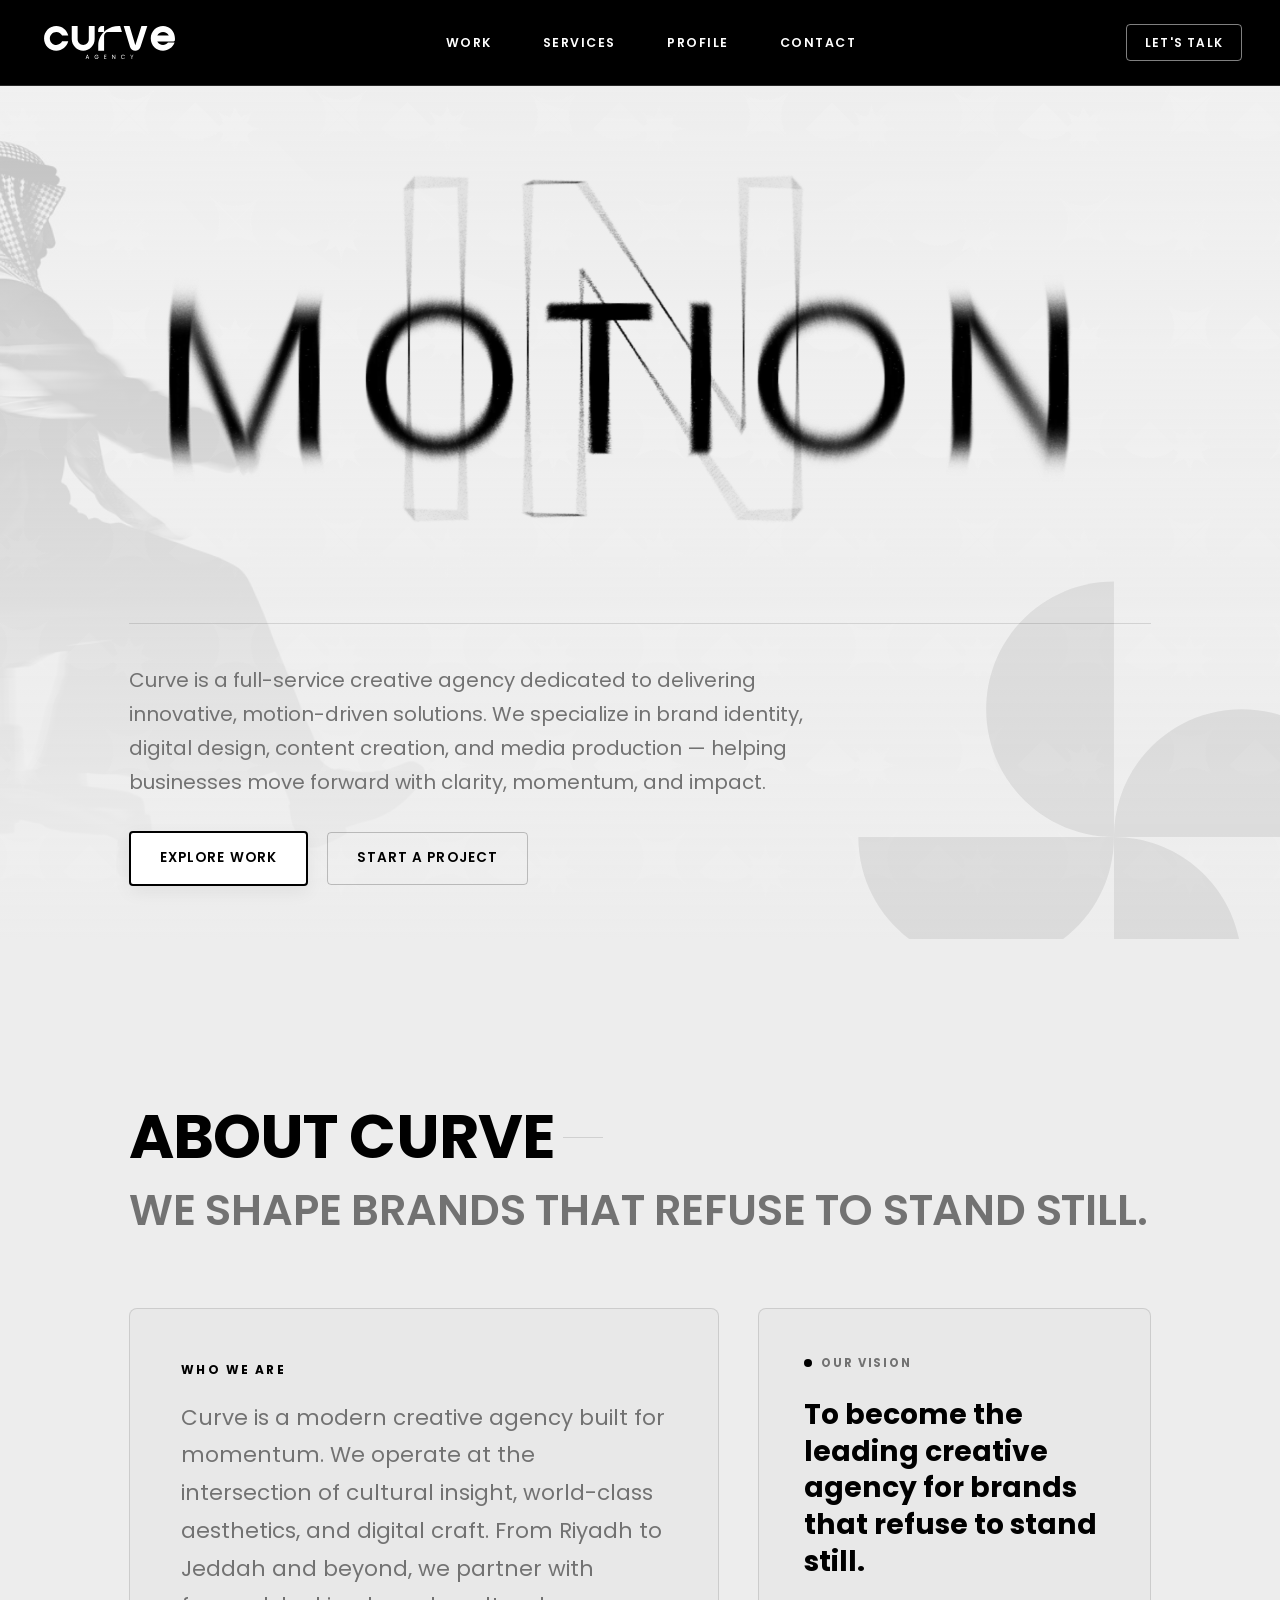
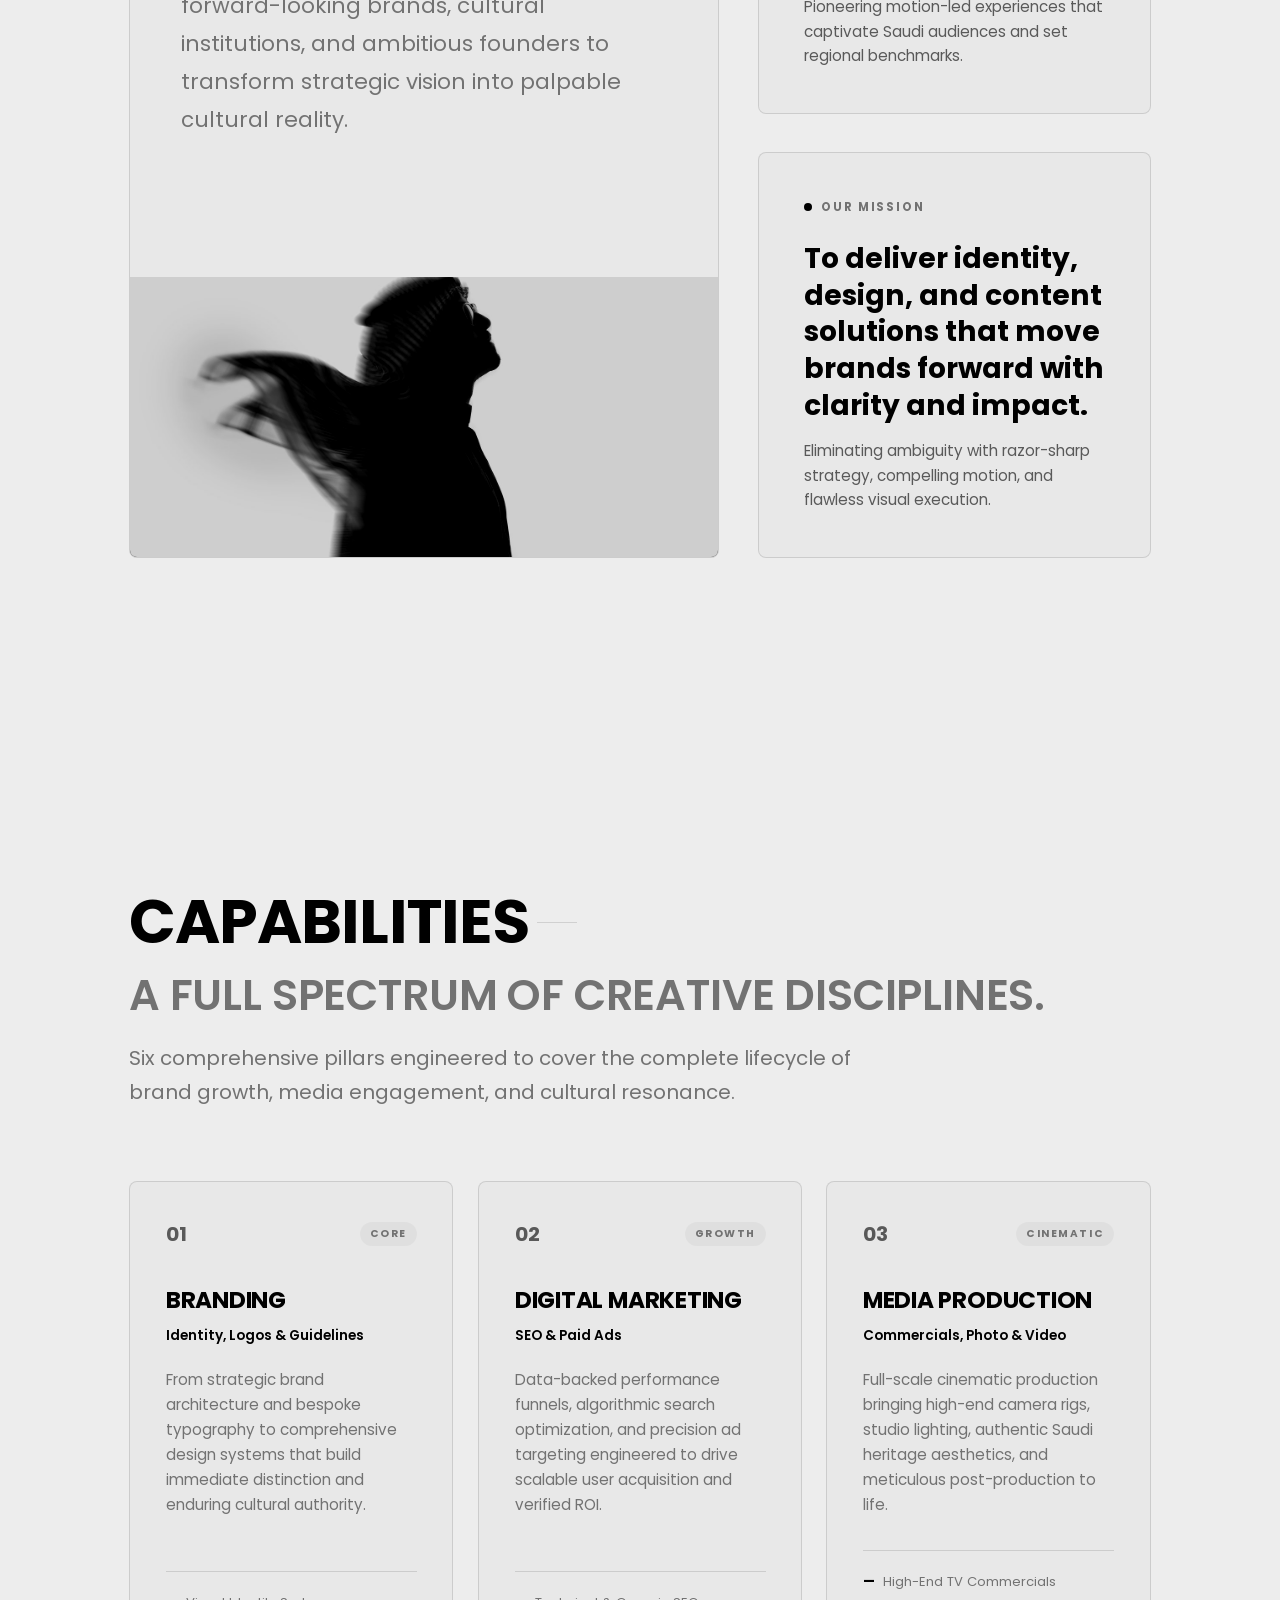
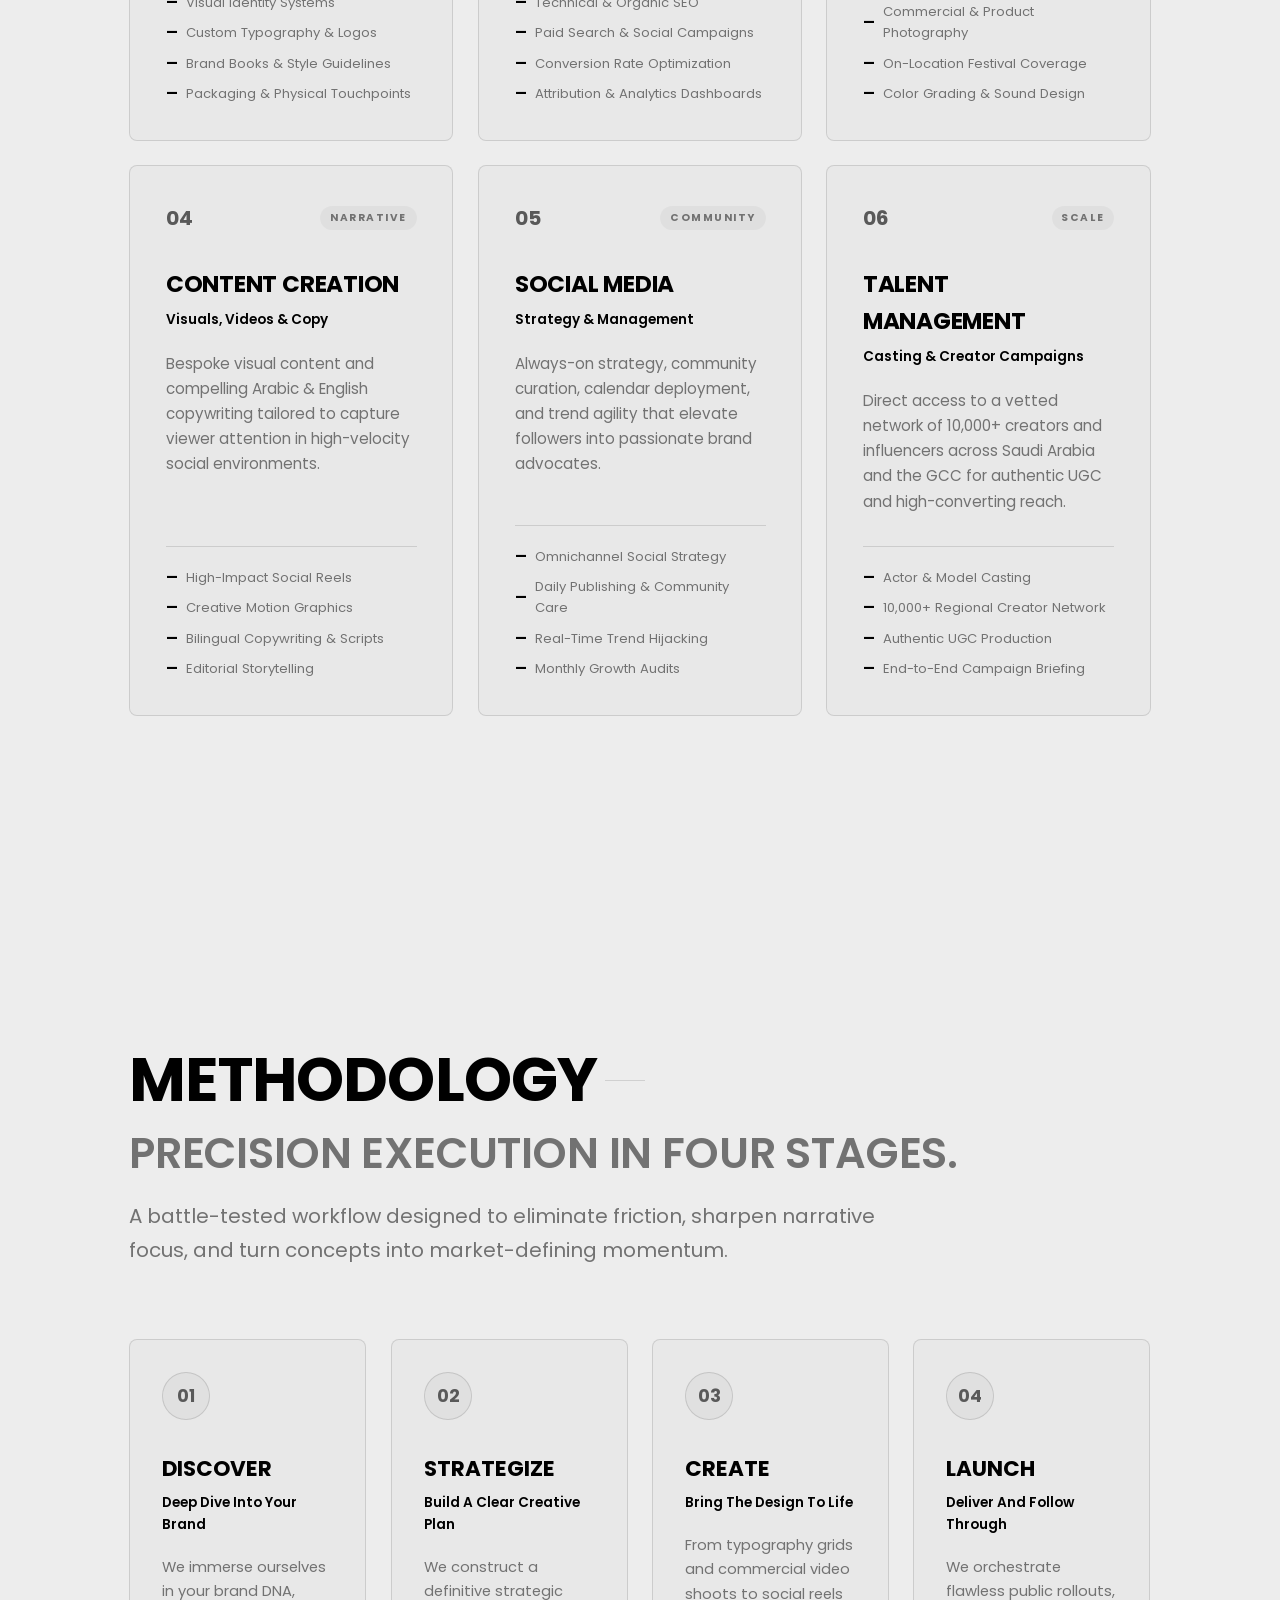
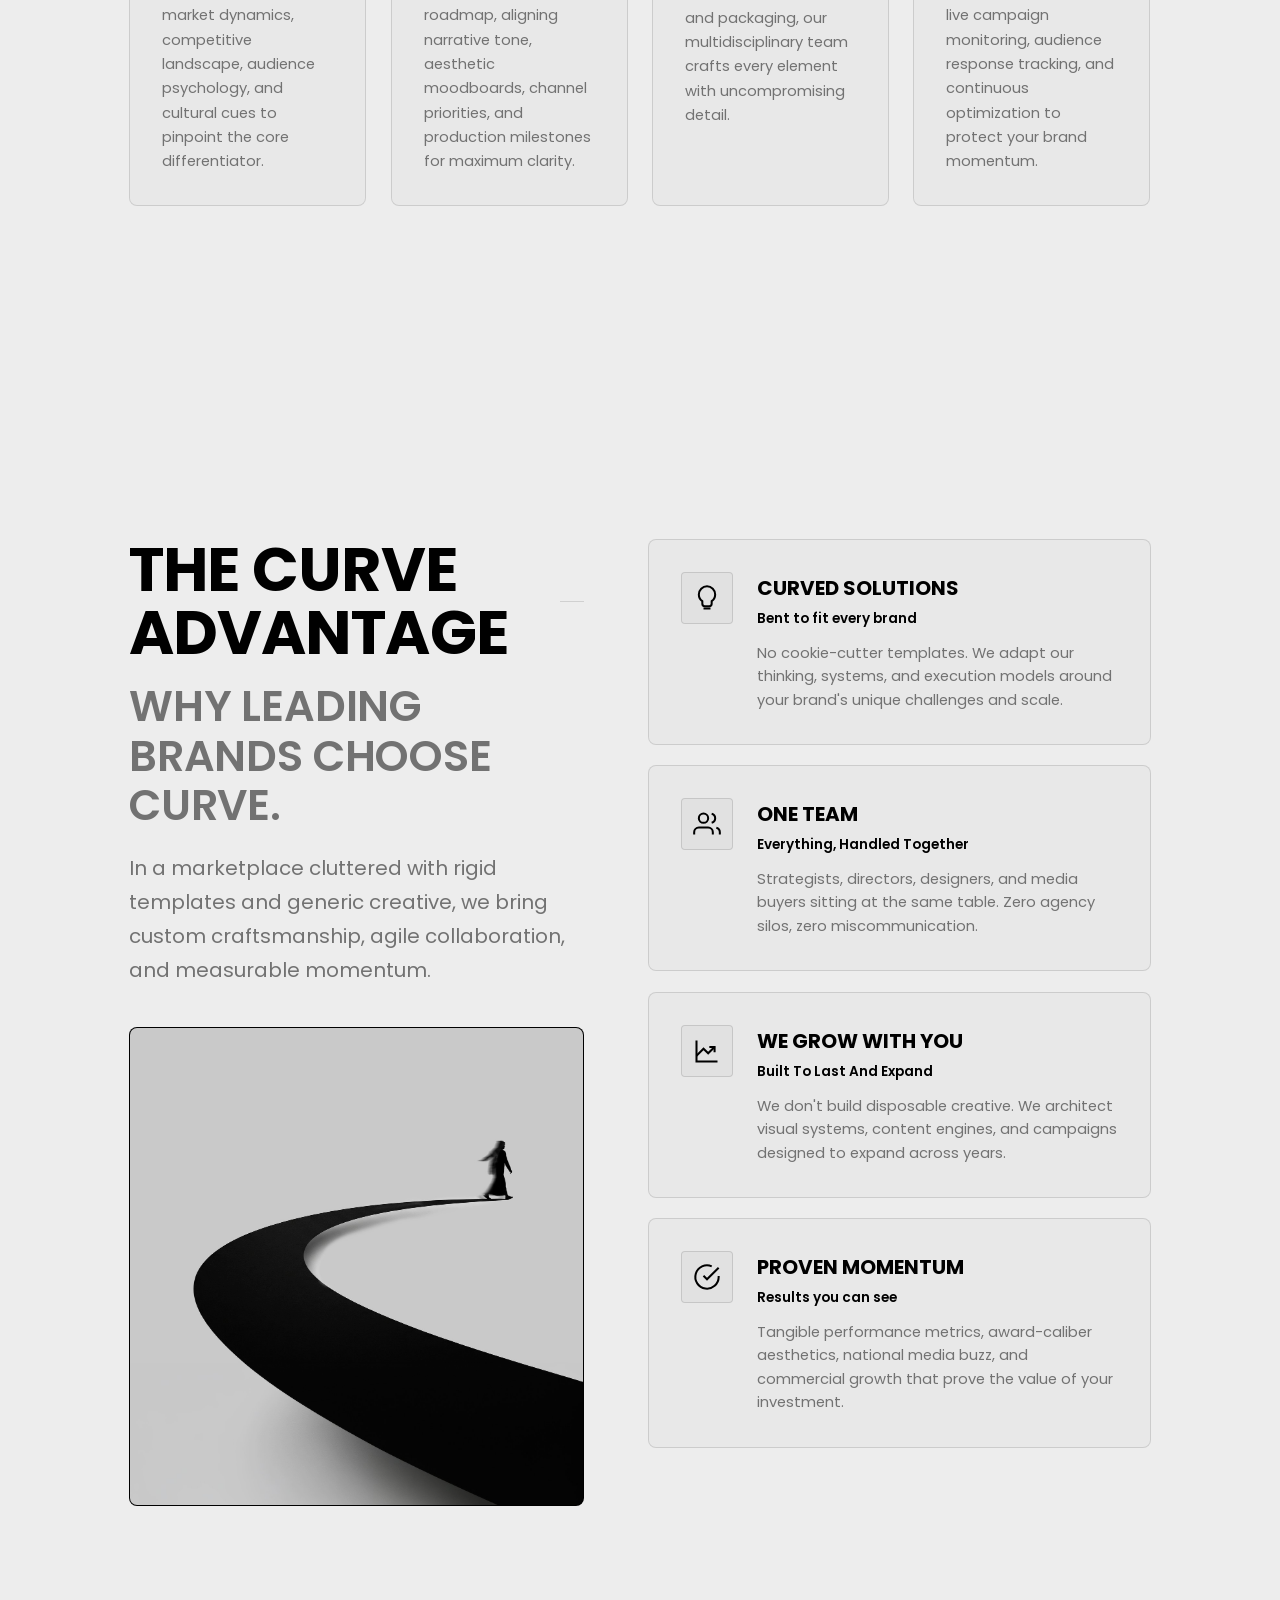
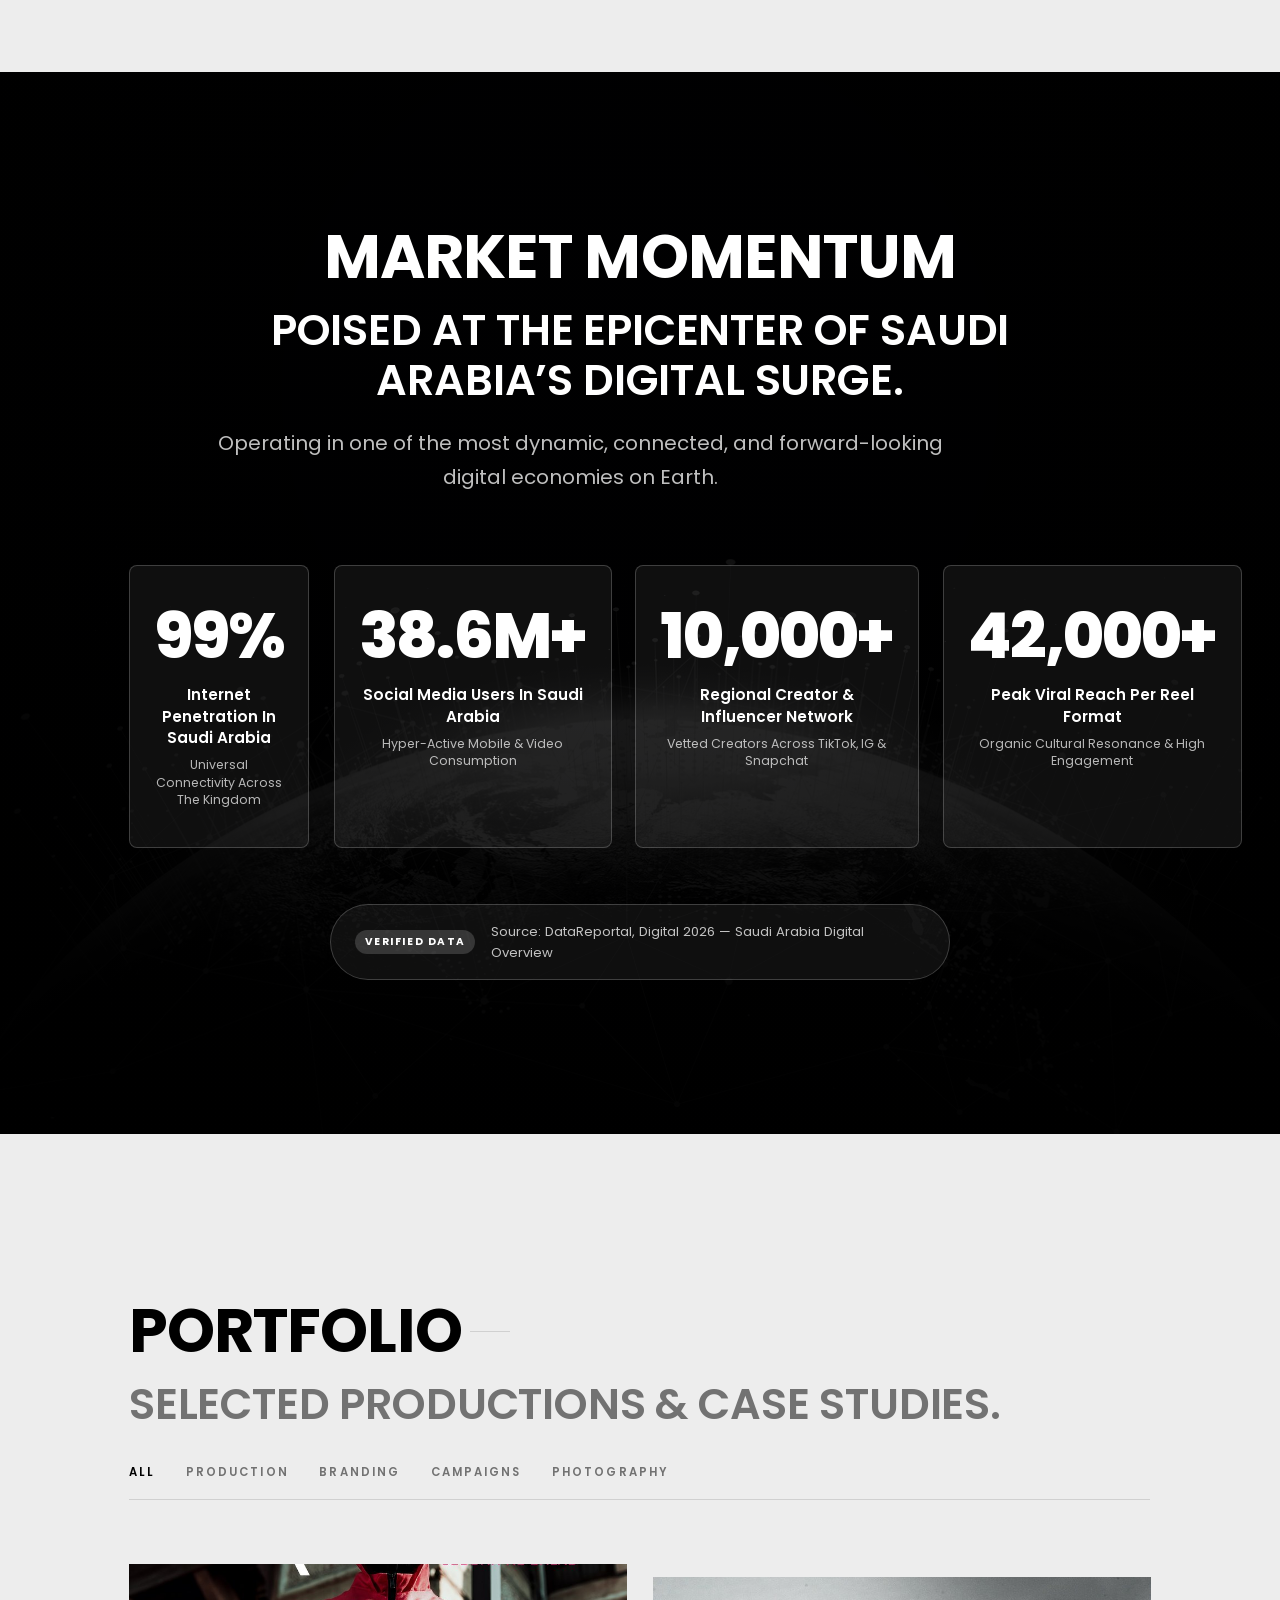
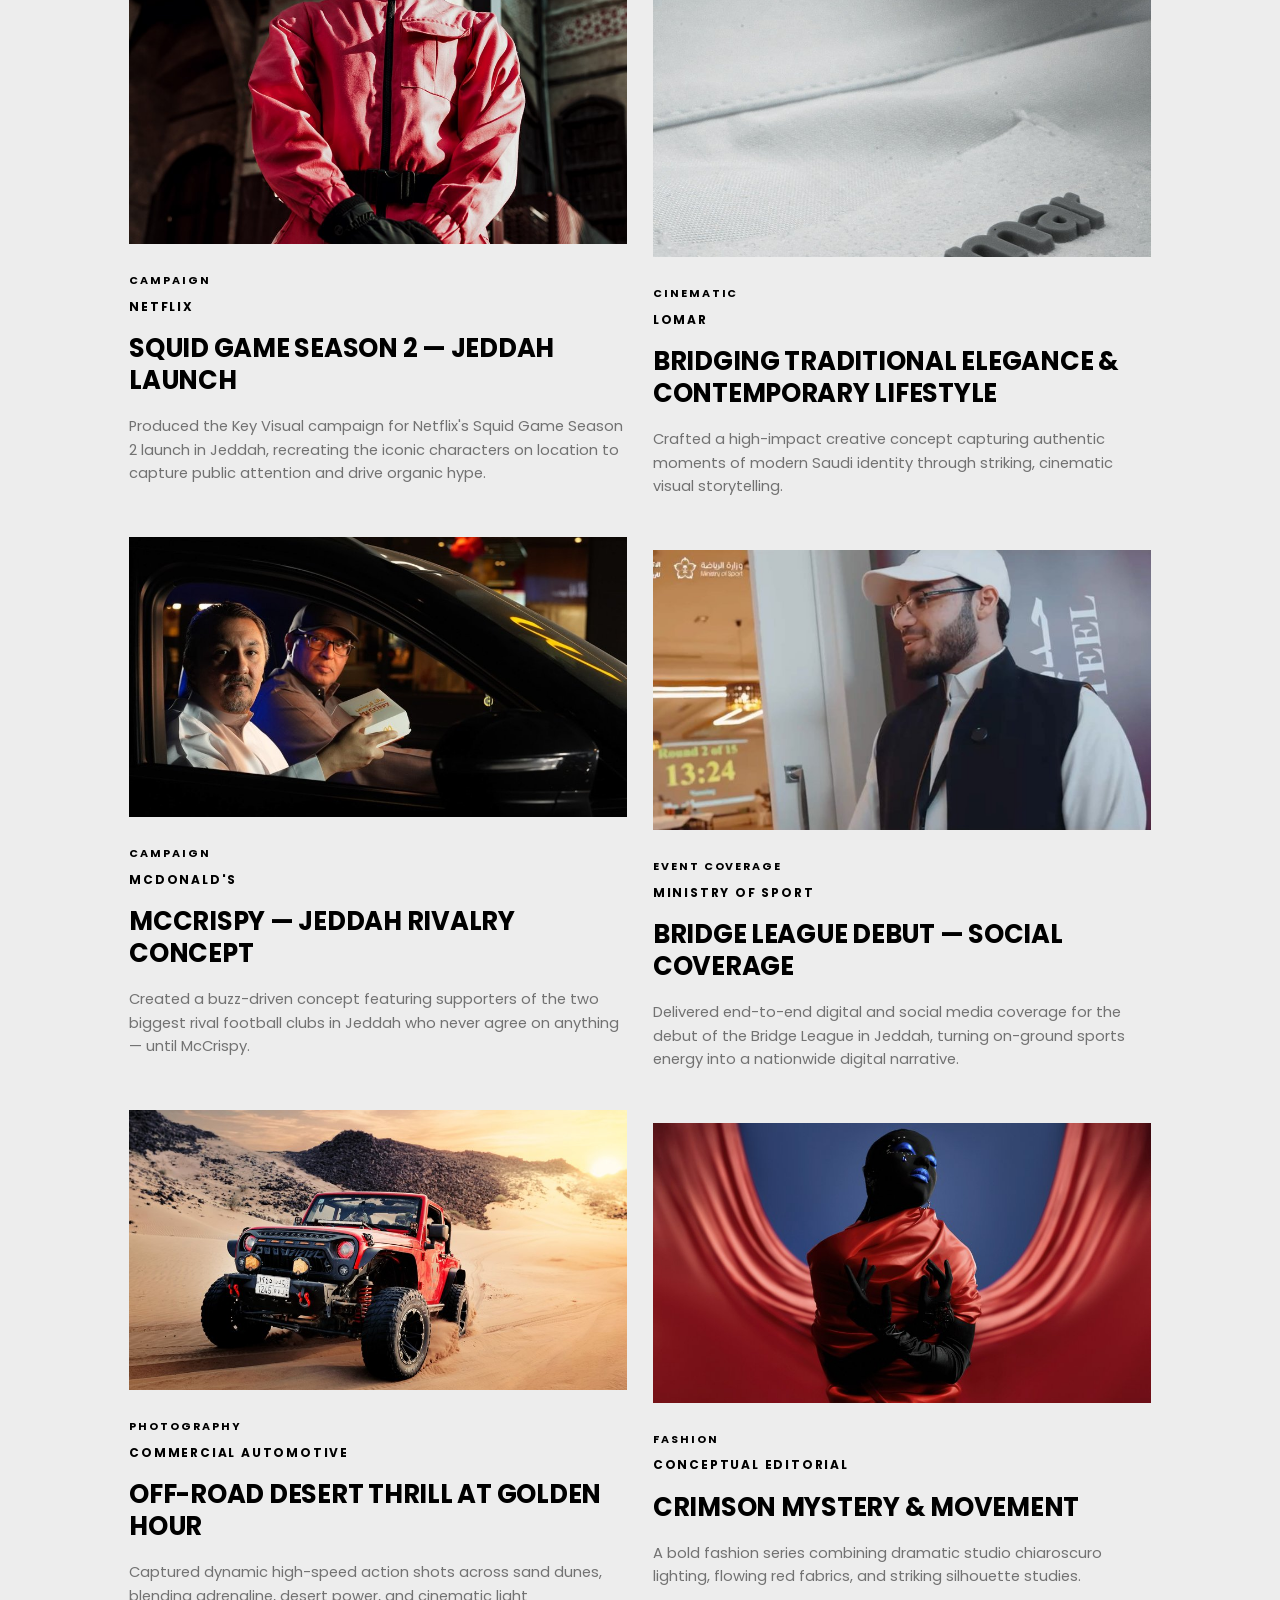
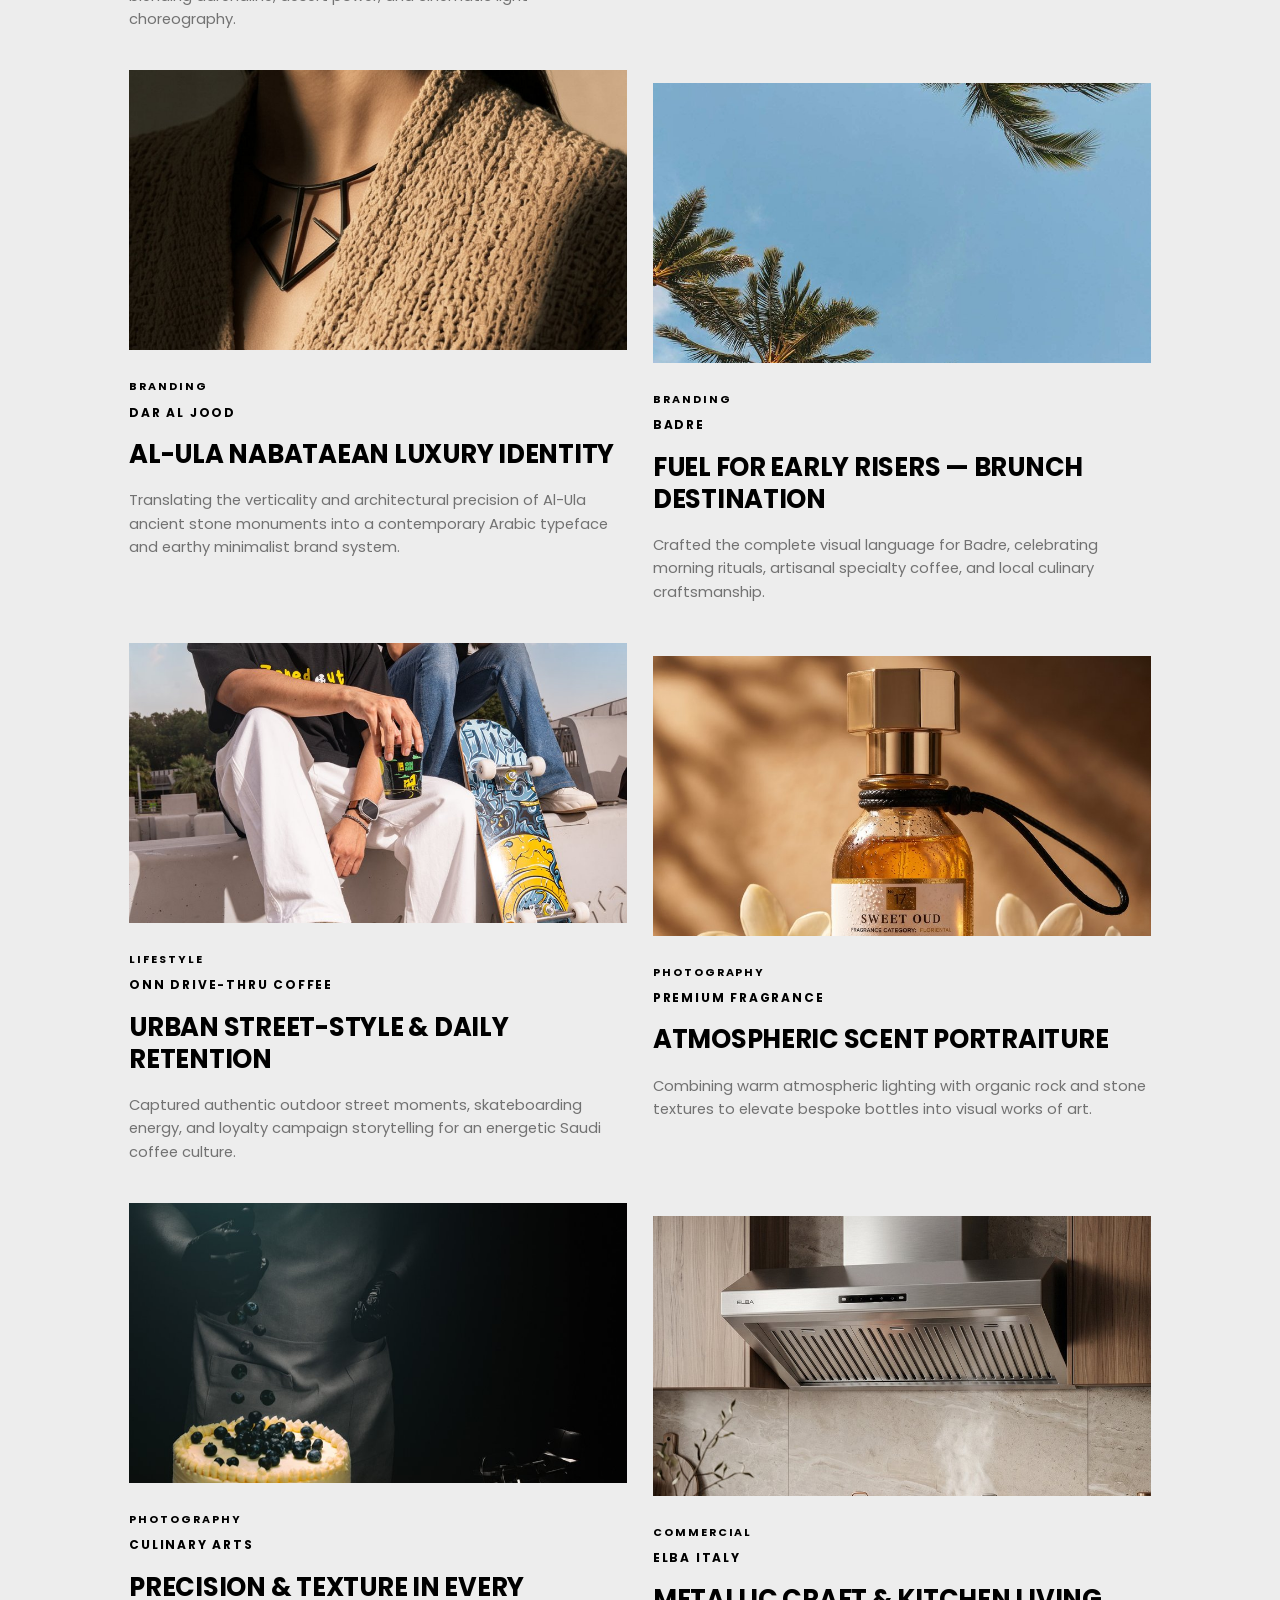
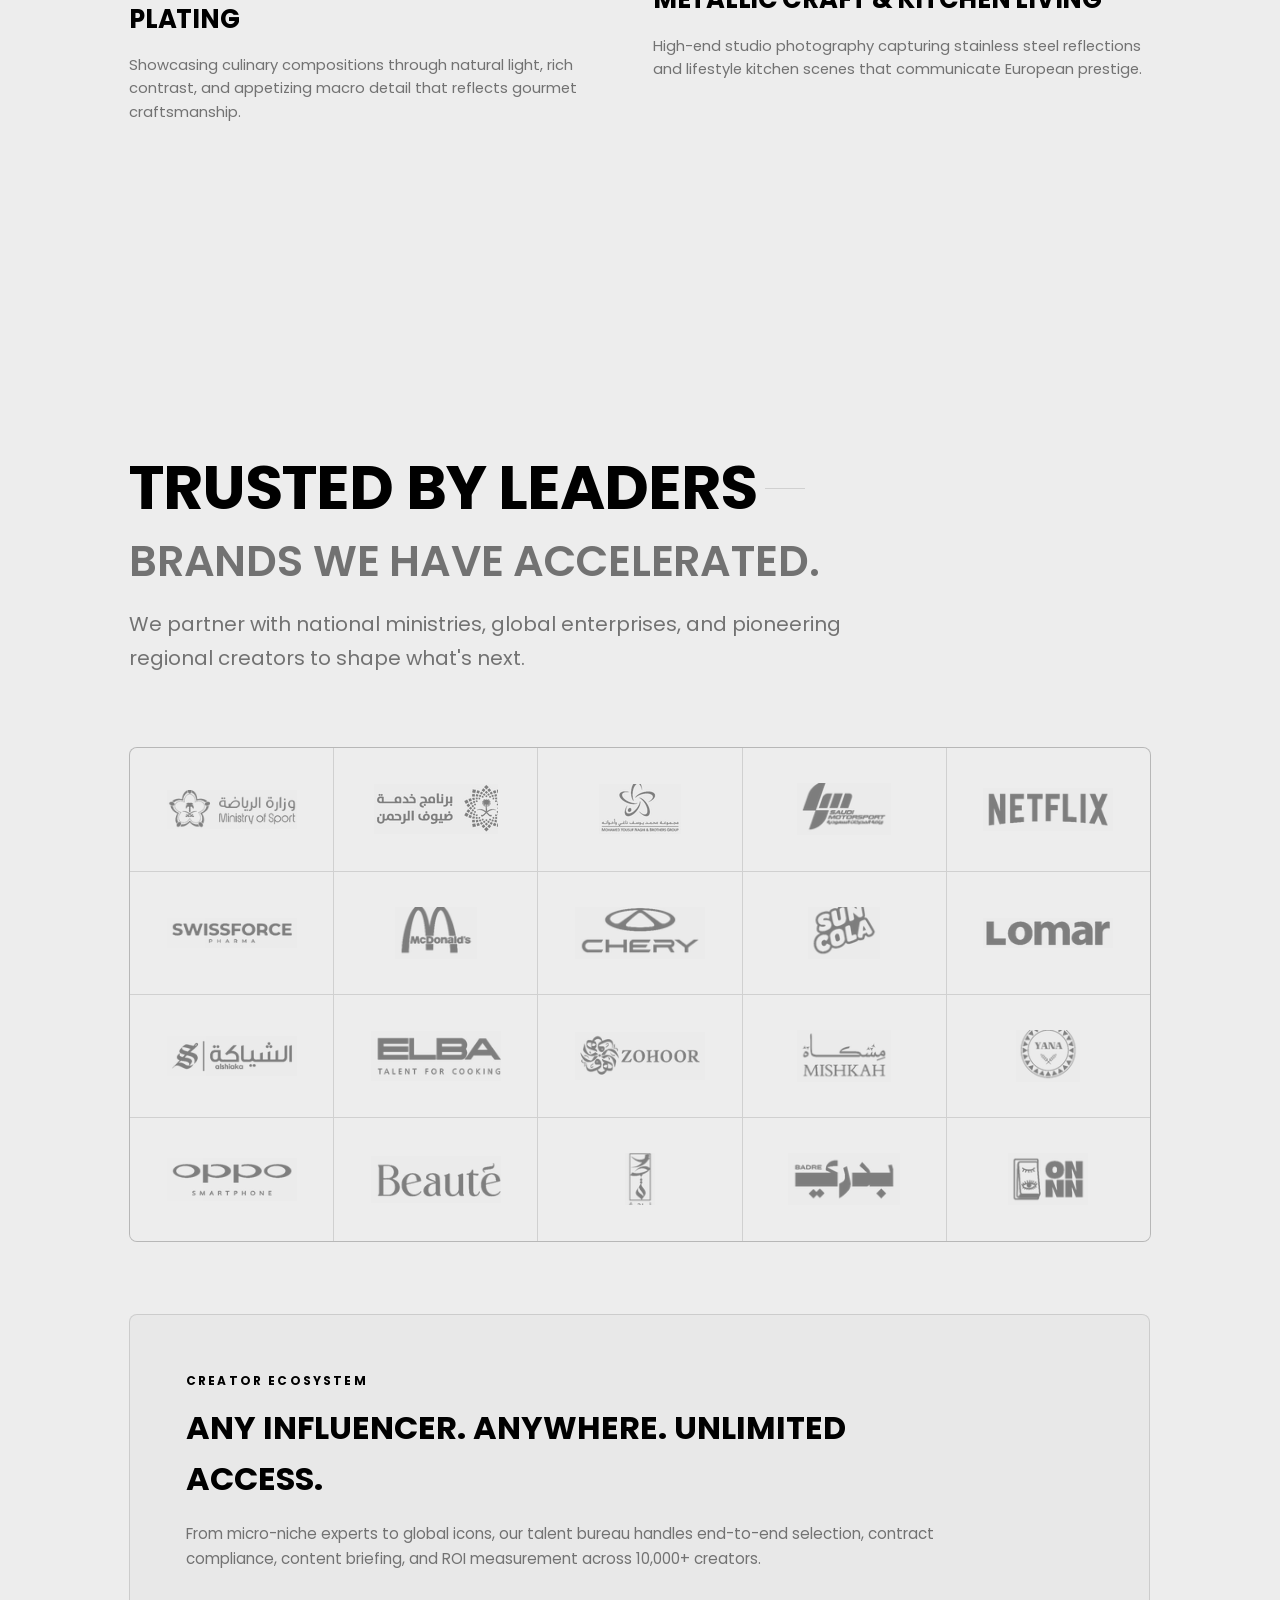
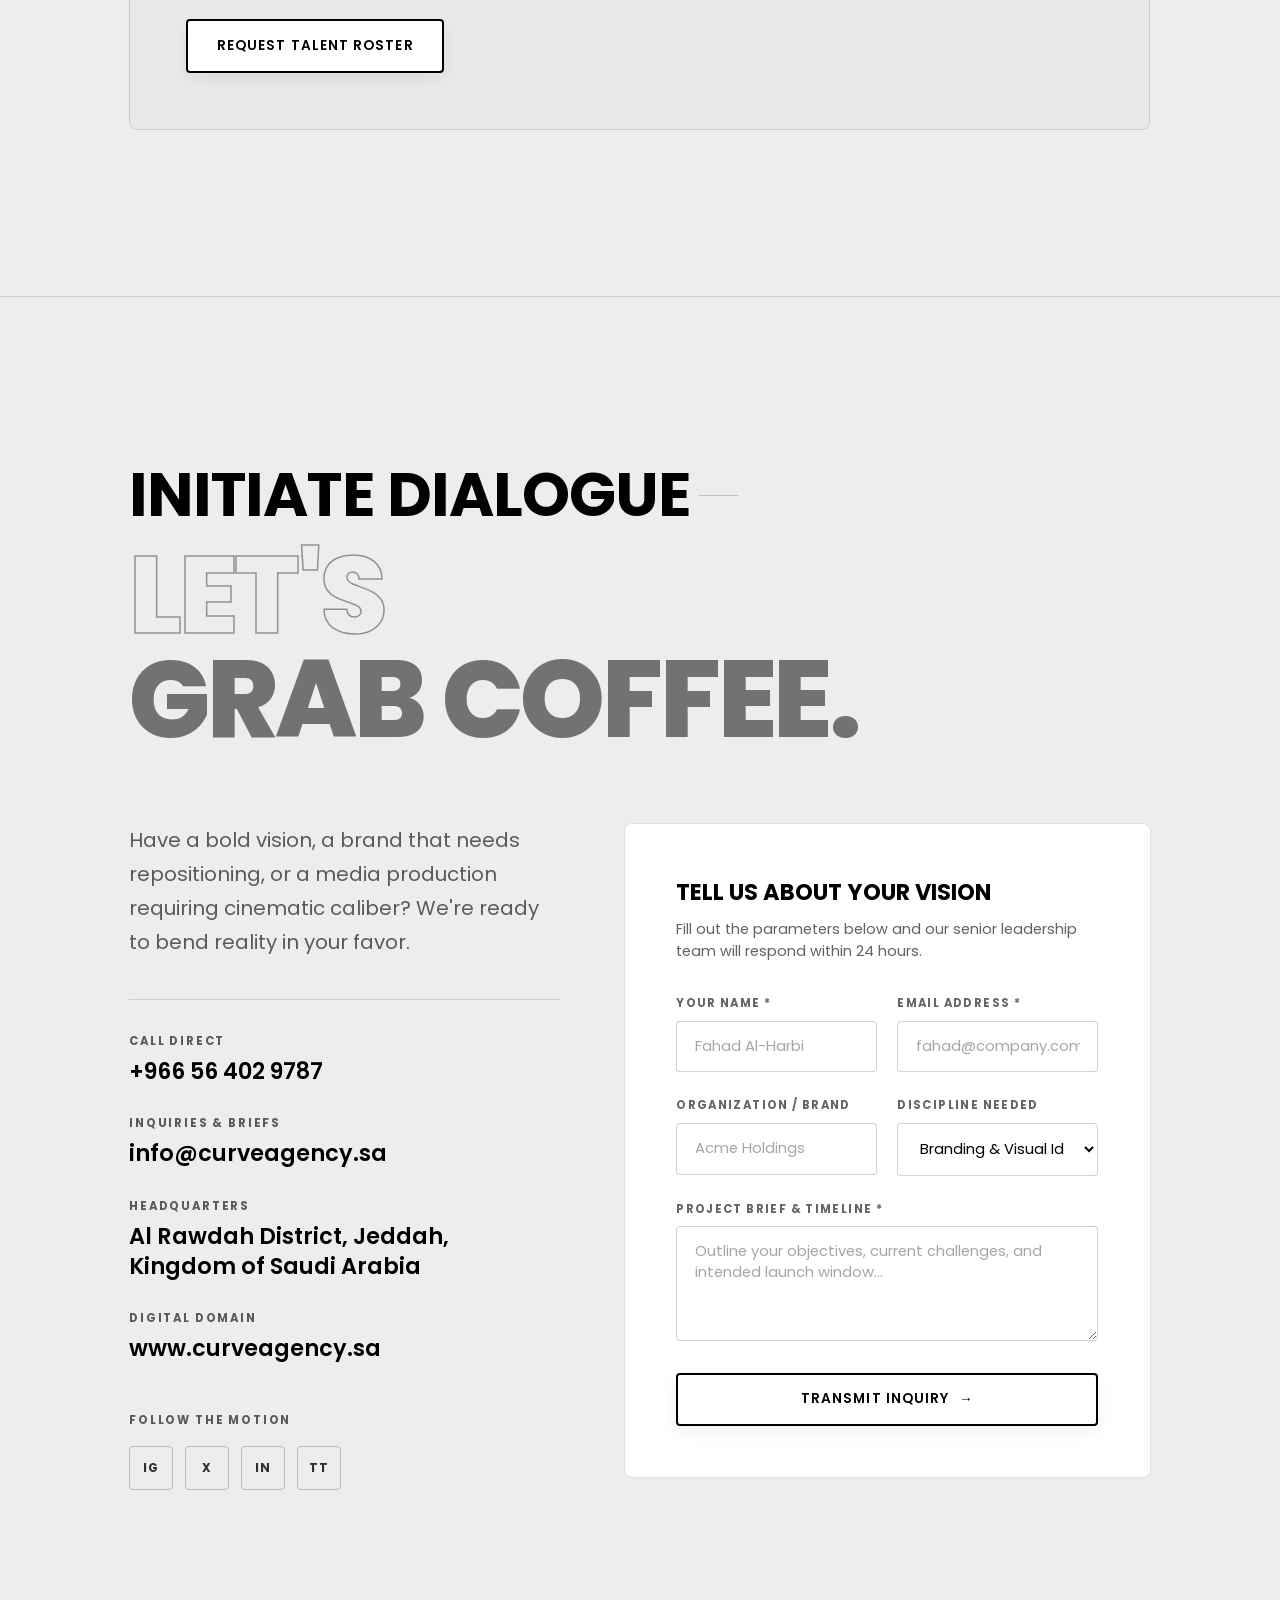
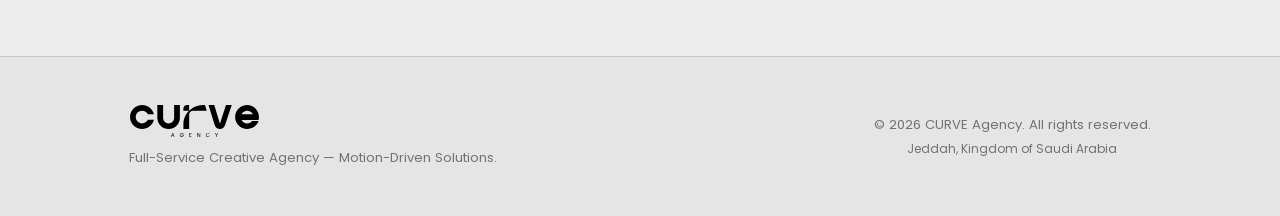
<file: index.html>
<!DOCTYPE html>
<html lang="en" dir="ltr" data-theme="dark">
<head>
  <meta charset="UTF-8">
  <meta name="viewport" content="width=device-width, initial-scale=1.0">
  <title>CURVE — Agency | وكالة كيرف</title>
  <meta name="description" content="Curve is a full-service creative agency dedicated to delivering innovative, motion-driven solutions. Based in Jeddah, Saudi Arabia.">
  <meta name="keywords" content="Curve Agency, Creative Agency Jeddah, Saudi Arabia, Branding, Media Production, Social Media, Influencer Marketing">
  
  <!-- Favicon -->
  <link rel="icon" type="image/png" href="assets/curve-mark-dark.png">
      <meta property="og:type" content="website">
  <meta property="og:site_name" content="CURVE Agency">
  <meta property="og:url" content="https://alaawf2.github.io/curve-agency/">
  <meta property="og:title" content="CURVE — Creative Agency | Jeddah">
  <meta property="og:description" content="Full-service creative agency: brand identity, digital design, content creation and media production. Ignite the motion.">
  <meta property="og:image" content="https://alaawf2.github.io/curve-agency/assets/web/og-image.jpg">
  <meta property="og:image:secure_url" content="https://alaawf2.github.io/curve-agency/assets/web/og-image.jpg">
  <meta property="og:image:type" content="image/jpeg">
  <meta property="og:image:width" content="1200">
  <meta property="og:image:height" content="630">
  <meta property="og:image:alt" content="CURVE — IN MOTION">
  <meta name="twitter:card" content="summary_large_image">
  <meta name="twitter:title" content="CURVE — Creative Agency | Jeddah">
  <meta name="twitter:description" content="Ignite the motion — brand identity, digital design, content and media production.">
  <meta name="twitter:image" content="https://alaawf2.github.io/curve-agency/assets/web/og-image.jpg">
<link rel="icon" type="image/svg+xml" href="assets/svg/curve-mark-black.svg">
  <link rel="apple-touch-icon" href="assets/curve-mark-dark.png">

  <!-- Google Fonts: Syne + Plus Jakarta Sans + Tajawal + IBM Plex Sans Arabic -->
  <link rel="preconnect" href="https://fonts.googleapis.com">
  <link rel="preconnect" href="https://fonts.gstatic.com" crossorigin>
  <link href="https://fonts.googleapis.com/css2?family=Poppins:wght@200;300;400;500;600;700;800&family=Cairo:wght@400;600;700&display=swap" rel="stylesheet">

  <link rel="stylesheet" href="styles.css">
</head>
<body>

  <!-- Background Decorative Curved Element -->
  <div class="ambient-glow" aria-hidden="true"></div>

  <!-- Header / Navigation -->
  <header class="site-header" id="header">
    <div class="container header-inner">
      <a href="#hero" class="brand-logo" aria-label="CURVE Agency">
        <img src="assets/svg/curve-logo-black.svg" alt="CURVE" class="logo-img logo-light logo-vector" width="132" height="33">
      </a>

      <nav class="desktop-nav" aria-label="Main Navigation">
        <ul class="nav-links">
          <li><a href="#work" class="nav-link" data-i18n="nav_work">WORK</a></li>
          <li><a href="#services" class="nav-link" data-i18n="nav_services">SERVICES</a></li>
          <li><a href="#about" class="nav-link" data-i18n="nav_about">PROFILE</a></li>
          <li><a href="#contact" class="nav-link" data-i18n="nav_contact">CONTACT</a></li>
        </ul>
      </nav>

      <div class="header-actions">
        <!-- Language Switcher Button -->
        <button id="lang-toggle" class="lang-btn" aria-label="Switch Language" type="button">
          <span class="lang-opt lang-en active">EN</span>
          <span class="lang-divider">/</span>
          <span class="lang-opt lang-ar">عربي</span>
        </button>

        <a href="#contact" class="btn btn-sm btn-outline nav-cta" data-i18n="nav_cta">LET'S TALK</a>

        <!-- Mobile Menu Hamburger -->
        <button id="mobile-toggle" class="mobile-toggle" aria-label="Toggle navigation menu" aria-expanded="false" type="button">
          <span class="hamburger-bar"></span>
          <span class="hamburger-bar"></span>
        </button>
      </div>
    </div>
  </header>

  <!-- Mobile Drawer -->
  <div class="mobile-menu" id="mobile-menu" aria-hidden="true">
    <div class="mobile-menu-inner">
      <ul class="mobile-nav-links">
        <li><a href="#work" class="mobile-nav-link" data-i18n="nav_work">WORK</a></li>
        <li><a href="#services" class="mobile-nav-link" data-i18n="nav_services">SERVICES</a></li>
        <li><a href="#about" class="mobile-nav-link" data-i18n="nav_about">PROFILE</a></li>
        <li><a href="#contact" class="mobile-nav-link" data-i18n="nav_contact">CONTACT</a></li>
      </ul>
      <div class="mobile-menu-footer">
        <p class="mobile-contact-line">+966 56 402 9787</p>
        <p class="mobile-contact-line">info@curveagency.sa</p>
        <p class="mobile-contact-line" data-i18n="contact_address_val">Al Rawdah District, Jeddah, KSA</p>
      </div>
    </div>
  </div>

  <main>
    <!-- HERO SECTION -->
    <section class="section hero-section" id="hero">
      <div class="hero-bg-visual" aria-hidden="true">
        <img src="assets/web/hero-motion.jpg" alt="" class="hero-bg-img" loading="eager">
        <div class="hero-overlay"></div>
        <div class="brand-pattern" aria-hidden="true"></div>
      </div>

      <div class="container hero-content">
        <h1 class="hero-title hero-title-art reveal" data-delay="100">
          <img src="assets/web/hero-in-motion.png" class="hero-art"
               alt="CURVE — Ignite the motion" width="1533" height="740" loading="eager">
          <span class="sr-only">IGNITE THE MOTION.</span>
        </h1>

        <div class="hero-bottom-grid">
          <div class="hero-lead-wrap reveal" data-delay="200">
            <p class="hero-lead" data-i18n="hero_lead">
              Curve is a full-service creative agency dedicated to delivering innovative, motion-driven solutions. We specialize in brand identity, digital design, content creation, and media production — helping businesses move forward with clarity, momentum, and impact.
            </p>
            <div class="hero-cta-group">
              <a href="#work" class="btn btn-primary" data-i18n="hero_btn_work">EXPLORE WORK</a>
              <a href="#contact" class="btn btn-ghost" data-i18n="hero_btn_contact">START A PROJECT</a>
            </div>
          </div>
        </div>
      </div>
    </section>

    <!-- SECTION 01: ABOUT US -->
    <section class="section about-section" id="about">
      <div class="container">
        <div class="section-header reveal">
          <div class="section-idx"><span data-i18n="about_idx_label">ABOUT CURVE</span></div>
          <h2 class="section-headline" data-i18n="about_headline">WE SHAPE BRANDS THAT REFUSE TO STAND STILL.</h2>
        </div>

        <div class="about-grid">
          <div class="about-card-main reveal" data-delay="100">
            <div class="about-text-content">
              <span class="card-eyebrow" data-i18n="about_who_label">WHO WE ARE</span>
              <p class="about-body-text" data-i18n="about_who_text">
                Curve is a modern creative agency built for momentum. We operate at the intersection of cultural insight, world-class aesthetics, and digital craft. From Riyadh to Jeddah and beyond, we partner with forward-looking brands, cultural institutions, and ambitious founders to transform strategic vision into palpable cultural reality.
              </p>
            </div>
            <div class="about-visual-wrap">
              <img src="assets/web/vision-mission.jpg" alt="Curve Vision & Mission" class="about-img" loading="lazy">
            </div>
          </div>

          <div class="about-duo-grid">
            <div class="vision-card card-dark reveal" data-delay="200">
              <div class="card-icon-pill">
                <span class="pill-dot"></span>
                <span class="pill-label" data-i18n="about_vision_title">OUR VISION</span>
              </div>
              <h3 class="card-statement" data-i18n="about_vision_text">
                To become the leading creative agency for brands that refuse to stand still.
              </h3>
              <p class="card-caption" data-i18n="about_vision_caption">
                Pioneering motion-led experiences that captivate Saudi audiences and set regional benchmarks.
              </p>
            </div>

            <div class="mission-card card-dark reveal" data-delay="300">
              <div class="card-icon-pill">
                <span class="pill-dot pill-accent"></span>
                <span class="pill-label" data-i18n="about_mission_title">OUR MISSION</span>
              </div>
              <h3 class="card-statement" data-i18n="about_mission_text">
                To deliver identity, design, and content solutions that move brands forward with clarity and impact.
              </h3>
              <p class="card-caption" data-i18n="about_mission_caption">
                Eliminating ambiguity with razor-sharp strategy, compelling motion, and flawless visual execution.
              </p>
            </div>
          </div>
        </div>
      </div>
    </section>

    <!-- SECTION 02: SERVICES -->
    <section class="section services-section" id="services">
      <div class="container">
        <div class="section-header reveal">
          <div class="section-idx"><span data-i18n="services_idx_label">CAPABILITIES</span></div>
          <h2 class="section-headline" data-i18n="services_headline">A FULL SPECTRUM OF CREATIVE DISCIPLINES.</h2>
          <p class="section-desc" data-i18n="services_desc">
            Six comprehensive pillars engineered to cover the complete lifecycle of brand growth, media engagement, and cultural resonance.
          </p>
        </div>

        <div class="services-grid">
          <!-- Service 1: Branding -->
          <div class="service-card reveal" data-delay="50">
            <div class="service-top">
              <span class="service-num">01</span>
              <span class="service-tag-badge" data-i18n="s1_tag">CORE</span>
            </div>
            <h3 class="service-title" data-i18n="s1_title">BRANDING</h3>
            <div class="service-sub" data-i18n="s1_sub">Identity, Logos & Guidelines</div>
            <p class="service-body" data-i18n="s1_desc">
              From strategic brand architecture and bespoke typography to comprehensive design systems that build immediate distinction and enduring cultural authority.
            </p>
            <ul class="service-items">
              <li data-i18n="s1_li1">Visual Identity Systems</li>
              <li data-i18n="s1_li2">Custom Typography & Logos</li>
              <li data-i18n="s1_li3">Brand Books & Style Guidelines</li>
              <li data-i18n="s1_li4">Packaging & Physical Touchpoints</li>
            </ul>
          </div>

          <!-- Service 2: Digital Marketing -->
          <div class="service-card reveal" data-delay="100">
            <div class="service-top">
              <span class="service-num">02</span>
              <span class="service-tag-badge" data-i18n="s2_tag">GROWTH</span>
            </div>
            <h3 class="service-title" data-i18n="s2_title">DIGITAL MARKETING</h3>
            <div class="service-sub" data-i18n="s2_sub">SEO & Paid Ads</div>
            <p class="service-body" data-i18n="s2_desc">
              Data-backed performance funnels, algorithmic search optimization, and precision ad targeting engineered to drive scalable user acquisition and verified ROI.
            </p>
            <ul class="service-items">
              <li data-i18n="s2_li1">Technical & Organic SEO</li>
              <li data-i18n="s2_li2">Paid Search & Social Campaigns</li>
              <li data-i18n="s2_li3">Conversion Rate Optimization</li>
              <li data-i18n="s2_li4">Attribution & Analytics Dashboards</li>
            </ul>
          </div>

          <!-- Service 3: Media Production -->
          <div class="service-card reveal" data-delay="150">
            <div class="service-top">
              <span class="service-num">03</span>
              <span class="service-tag-badge" data-i18n="s3_tag">CINEMATIC</span>
            </div>
            <h3 class="service-title" data-i18n="s3_title">MEDIA PRODUCTION</h3>
            <div class="service-sub" data-i18n="s3_sub">Commercials, Photo & Video</div>
            <p class="service-body" data-i18n="s3_desc">
              Full-scale cinematic production bringing high-end camera rigs, studio lighting, authentic Saudi heritage aesthetics, and meticulous post-production to life.
            </p>
            <ul class="service-items">
              <li data-i18n="s3_li1">High-End TV Commercials</li>
              <li data-i18n="s3_li2">Commercial & Product Photography</li>
              <li data-i18n="s3_li3">On-Location Festival Coverage</li>
              <li data-i18n="s3_li4">Color Grading & Sound Design</li>
            </ul>
          </div>

          <!-- Service 4: Content Creation -->
          <div class="service-card reveal" data-delay="200">
            <div class="service-top">
              <span class="service-num">04</span>
              <span class="service-tag-badge" data-i18n="s4_tag">NARRATIVE</span>
            </div>
            <h3 class="service-title" data-i18n="s4_title">CONTENT CREATION</h3>
            <div class="service-sub" data-i18n="s4_sub">Visuals, Videos & Copy</div>
            <p class="service-body" data-i18n="s4_desc">
              Bespoke visual content and compelling Arabic & English copywriting tailored to capture viewer attention in high-velocity social environments.
            </p>
            <ul class="service-items">
              <li data-i18n="s4_li1">High-Impact Social Reels</li>
              <li data-i18n="s4_li2">Creative Motion Graphics</li>
              <li data-i18n="s4_li3">Bilingual Copywriting & Scripts</li>
              <li data-i18n="s4_li4">Editorial Storytelling</li>
            </ul>
          </div>

          <!-- Service 5: Social Media -->
          <div class="service-card reveal" data-delay="250">
            <div class="service-top">
              <span class="service-num">05</span>
              <span class="service-tag-badge" data-i18n="s5_tag">COMMUNITY</span>
            </div>
            <h3 class="service-title" data-i18n="s5_title">SOCIAL MEDIA</h3>
            <div class="service-sub" data-i18n="s5_sub">Strategy & Management</div>
            <p class="service-body" data-i18n="s5_desc">
              Always-on strategy, community curation, calendar deployment, and trend agility that elevate followers into passionate brand advocates.
            </p>
            <ul class="service-items">
              <li data-i18n="s5_li1">Omnichannel Social Strategy</li>
              <li data-i18n="s5_li2">Daily Publishing & Community Care</li>
              <li data-i18n="s5_li3">Real-Time Trend Hijacking</li>
              <li data-i18n="s5_li4">Monthly Growth Audits</li>
            </ul>
          </div>

          <!-- Service 6: Talent & Influencer -->
          <div class="service-card reveal" data-delay="300">
            <div class="service-top">
              <span class="service-num">06</span>
              <span class="service-tag-badge" data-i18n="s6_tag">SCALE</span>
            </div>
            <h3 class="service-title" data-i18n="s6_title">TALENT MANAGEMENT</h3>
            <div class="service-sub" data-i18n="s6_sub">Casting & Creator Campaigns</div>
            <p class="service-body" data-i18n="s6_desc">
              Direct access to a vetted network of 10,000+ creators and influencers across Saudi Arabia and the GCC for authentic UGC and high-converting reach.
            </p>
            <ul class="service-items">
              <li data-i18n="s6_li1">Actor & Model Casting</li>
              <li data-i18n="s6_li2">10,000+ Regional Creator Network</li>
              <li data-i18n="s6_li3">Authentic UGC Production</li>
              <li data-i18n="s6_li4">End-to-End Campaign Briefing</li>
            </ul>
          </div>
        </div>
      </div>
    </section>

    <!-- SECTION 03: PROCESS -->
    <section class="section process-section" id="process">
      <div class="container">
        <div class="section-header reveal">
          <div class="section-idx"><span data-i18n="process_idx_label">METHODOLOGY</span></div>
          <h2 class="section-headline" data-i18n="process_headline">PRECISION EXECUTION IN FOUR STAGES.</h2>
          <p class="section-desc" data-i18n="process_desc">
            A battle-tested workflow designed to eliminate friction, sharpen narrative focus, and turn concepts into market-defining momentum.
          </p>
        </div>

        <div class="process-timeline">
          <!-- Step 1 -->
          <div class="process-step reveal" data-delay="100">
            <div class="step-badge">
              <span class="step-num">01</span>
            </div>
            <div class="step-content">
              <h3 class="step-title" data-i18n="p1_title">DISCOVER</h3>
              <div class="step-subtitle" data-i18n="p1_sub">Deep Dive Into Your Brand</div>
              <p class="step-desc" data-i18n="p1_desc">
                We immerse ourselves in your brand DNA, market dynamics, competitive landscape, audience psychology, and cultural cues to pinpoint the core differentiator.
              </p>
            </div>
          </div>

          <!-- Step 2 -->
          <div class="process-step reveal" data-delay="200">
            <div class="step-badge">
              <span class="step-num">02</span>
            </div>
            <div class="step-content">
              <h3 class="step-title" data-i18n="p2_title">STRATEGIZE</h3>
              <div class="step-subtitle" data-i18n="p2_sub">Build A Clear Creative Plan</div>
              <p class="step-desc" data-i18n="p2_desc">
                We construct a definitive strategic roadmap, aligning narrative tone, aesthetic moodboards, channel priorities, and production milestones for maximum clarity.
              </p>
            </div>
          </div>

          <!-- Step 3 -->
          <div class="process-step reveal" data-delay="300">
            <div class="step-badge">
              <span class="step-num">03</span>
            </div>
            <div class="step-content">
              <h3 class="step-title" data-i18n="p3_title">CREATE</h3>
              <div class="step-subtitle" data-i18n="p3_sub">Bring The Design To Life</div>
              <p class="step-desc" data-i18n="p3_desc">
                From typography grids and commercial video shoots to social reels and packaging, our multidisciplinary team crafts every element with uncompromising detail.
              </p>
            </div>
          </div>

          <!-- Step 4 -->
          <div class="process-step reveal" data-delay="400">
            <div class="step-badge">
              <span class="step-num">04</span>
            </div>
            <div class="step-content">
              <h3 class="step-title" data-i18n="p4_title">LAUNCH</h3>
              <div class="step-subtitle" data-i18n="p4_sub">Deliver And Follow Through</div>
              <p class="step-desc" data-i18n="p4_desc">
                We orchestrate flawless public rollouts, live campaign monitoring, audience response tracking, and continuous optimization to protect your brand momentum.
              </p>
            </div>
          </div>
        </div>
      </div>
    </section>

    <!-- SECTION 04: WHY CURVE -->
    <section class="section why-section" id="why-curve">
      <div class="container">
        <div class="why-layout-grid">
          <div class="why-left-content reveal">
            <div class="section-idx"><span data-i18n="why_idx_label">THE CURVE ADVANTAGE</span></div>
            <h2 class="section-headline" data-i18n="why_headline">WHY LEADING BRANDS CHOOSE CURVE.</h2>
            <p class="why-lead-text" data-i18n="why_lead">
              In a marketplace cluttered with rigid templates and generic creative, we bring custom craftsmanship, agile collaboration, and measurable momentum.
            </p>
            <div class="why-road-visual">
              <img src="assets/web/why-curve-road.jpg" alt="Curve Road To Success" class="why-road-img" loading="lazy">
            </div>
          </div>

          <div class="why-cards-col">
            <!-- Point 1 -->
            <div class="why-card reveal" data-delay="100">
              <div class="why-card-icon">
                <svg width="28" height="28" viewBox="0 0 24 24" fill="none" stroke="currentColor" stroke-width="1.75">
                  <path d="M12 2a7 7 0 0 1 7 7c0 2.38-1.19 4.47-3 5.74V17a2 2 0 0 1-2 2h-4a2 2 0 0 1-2-2v-2.26C6.19 13.47 5 11.38 5 9a7 7 0 0 1 7-7z"></path>
                  <path d="M9 21h6"></path>
                </svg>
              </div>
              <div class="why-card-text">
                <h3 class="why-card-title" data-i18n="w1_title">CURVED SOLUTIONS</h3>
                <div class="why-card-sub" data-i18n="w1_sub">Bent to fit every brand</div>
                <p class="why-card-body" data-i18n="w1_desc">
                  No cookie-cutter templates. We adapt our thinking, systems, and execution models around your brand's unique challenges and scale.
                </p>
              </div>
            </div>

            <!-- Point 2 -->
            <div class="why-card reveal" data-delay="200">
              <div class="why-card-icon">
                <svg width="28" height="28" viewBox="0 0 24 24" fill="none" stroke="currentColor" stroke-width="1.75">
                  <path d="M17 21v-2a4 4 0 0 0-4-4H5a4 4 0 0 0-4 4v2"></path>
                  <circle cx="9" cy="7" r="4"></circle>
                  <path d="M23 21v-2a4 4 0 0 0-3-3.87"></path>
                  <path d="M16 3.13a4 4 0 0 1 0 7.75"></path>
                </svg>
              </div>
              <div class="why-card-text">
                <h3 class="why-card-title" data-i18n="w2_title">ONE TEAM</h3>
                <div class="why-card-sub" data-i18n="w2_sub">Everything, Handled Together</div>
                <p class="why-card-body" data-i18n="w2_desc">
                  Strategists, directors, designers, and media buyers sitting at the same table. Zero agency silos, zero miscommunication.
                </p>
              </div>
            </div>

            <!-- Point 3 -->
            <div class="why-card reveal" data-delay="300">
              <div class="why-card-icon">
                <svg width="28" height="28" viewBox="0 0 24 24" fill="none" stroke="currentColor" stroke-width="1.75">
                  <path d="M3 3v18h18"></path>
                  <path d="M18.5 8.5 13 14l-4-4-6 6"></path>
                  <path d="M14 8.5h4.5V13"></path>
                </svg>
              </div>
              <div class="why-card-text">
                <h3 class="why-card-title" data-i18n="w3_title">WE GROW WITH YOU</h3>
                <div class="why-card-sub" data-i18n="w3_sub">Built To Last And Expand</div>
                <p class="why-card-body" data-i18n="w3_desc">
                  We don't build disposable creative. We architect visual systems, content engines, and campaigns designed to expand across years.
                </p>
              </div>
            </div>

            <!-- Point 4 -->
            <div class="why-card reveal" data-delay="400">
              <div class="why-card-icon">
                <svg width="28" height="28" viewBox="0 0 24 24" fill="none" stroke="currentColor" stroke-width="1.75">
                  <path d="M22 11.08V12a10 10 0 1 1-5.93-9.14"></path>
                  <polyline points="22 4 12 14.01 9 11.01"></polyline>
                </svg>
              </div>
              <div class="why-card-text">
                <h3 class="why-card-title" data-i18n="w4_title">PROVEN MOMENTUM</h3>
                <div class="why-card-sub" data-i18n="w4_sub">Results you can see</div>
                <p class="why-card-body" data-i18n="w4_desc">
                  Tangible performance metrics, award-caliber aesthetics, national media buzz, and commercial growth that prove the value of your investment.
                </p>
              </div>
            </div>
          </div>
        </div>
      </div>
    </section>

    <!-- SECTION 05: STATS & IMPACT -->
    <section class="section stats-section" id="stats">
      <div class="stats-bg-visual" aria-hidden="true">
        <img src="assets/web/stats-globe.jpg" alt="" class="stats-bg-img" loading="lazy">
        <div class="stats-overlay"></div>
      </div>

      <div class="container stats-inner">
        <div class="section-header stats-header reveal">
          <div class="section-idx light"><span data-i18n="stats_idx_label">MARKET MOMENTUM</span></div>
          <h2 class="section-headline light" data-i18n="stats_headline">POISED AT THE EPICENTER OF SAUDI ARABIA’S DIGITAL SURGE.</h2>
          <p class="section-desc light" data-i18n="stats_desc">
            Operating in one of the most dynamic, connected, and forward-looking digital economies on Earth.
          </p>
        </div>

        <div class="stats-counter-grid">
          <!-- Stat 1 -->
          <div class="stat-card reveal" data-delay="100">
            <div class="stat-number-wrap">
              <span class="stat-num" data-target="99">99</span><span class="stat-symbol">%</span>
            </div>
            <div class="stat-label" data-i18n="stat1_label">Internet Penetration In Saudi Arabia</div>
            <div class="stat-sublabel" data-i18n="stat1_sub">Universal Connectivity Across The Kingdom</div>
          </div>

          <!-- Stat 2 -->
          <div class="stat-card reveal" data-delay="200">
            <div class="stat-number-wrap">
              <span class="stat-num" data-target="38.6" data-decimals="1">38.6</span><span class="stat-symbol">M+</span>
            </div>
            <div class="stat-label" data-i18n="stat2_label">Social Media Users In Saudi Arabia</div>
            <div class="stat-sublabel" data-i18n="stat2_sub">Hyper-Active Mobile & Video Consumption</div>
          </div>

          <!-- Stat 3 -->
          <div class="stat-card reveal" data-delay="300">
            <div class="stat-number-wrap">
              <span class="stat-num" data-target="10000">10,000</span><span class="stat-symbol">+</span>
            </div>
            <div class="stat-label" data-i18n="stat3_label">Regional Creator & Influencer Network</div>
            <div class="stat-sublabel" data-i18n="stat3_sub">Vetted Creators Across TikTok, IG & Snapchat</div>
          </div>

          <!-- Stat 4 -->
          <div class="stat-card reveal" data-delay="400">
            <div class="stat-number-wrap">
              <span class="stat-num" data-target="42000">42,000</span><span class="stat-symbol">+</span>
            </div>
            <div class="stat-label" data-i18n="stat4_label">Peak Viral Reach Per Reel Format</div>
            <div class="stat-sublabel" data-i18n="stat4_sub">Organic Cultural Resonance & High Engagement</div>
          </div>
        </div>

        <div class="stats-source-bar reveal" data-delay="500">
          <span class="source-tag" data-i18n="stats_verified">VERIFIED DATA</span>
          <p class="source-text" data-i18n="stats_source">Source: DataReportal, Digital 2026 — Saudi Arabia Digital Overview</p>
        </div>
      </div>
    </section>

    <!-- SECTION 06: SELECTED WORK -->
    <section class="section work-section" id="work">
      <div class="container">
        <div class="work-header-row reveal">
          <div>
            <div class="section-idx"><span data-i18n="work_idx_label">PORTFOLIO</span></div>
            <h2 class="section-headline" data-i18n="work_headline">SELECTED PRODUCTIONS & CASE STUDIES.</h2>
          </div>

          <!-- Portfolio Filter Controls -->
          <div class="work-filters" role="tablist" aria-label="Portfolio Category Filter">
            <button class="filter-btn active" data-filter="all" role="tab" aria-selected="true" data-i18n="filter_all">ALL</button>
            <button class="filter-btn" data-filter="production" role="tab" aria-selected="false" data-i18n="filter_prod">PRODUCTION</button>
            <button class="filter-btn" data-filter="branding" role="tab" aria-selected="false" data-i18n="filter_brand">BRANDING</button>
            <button class="filter-btn" data-filter="campaign" role="tab" aria-selected="false" data-i18n="filter_camp">CAMPAIGNS</button>
            <button class="filter-btn" data-filter="photography" role="tab" aria-selected="false" data-i18n="filter_photo">PHOTOGRAPHY</button>
          </div>
        </div>

        <div class="work-grid" id="work-grid">
          <!-- Work 1: Netflix Squid Game S2 -->
          <article class="work-card" data-category="campaign production" data-index="1">
            <div class="work-visual">
              <img src="assets/web/work-netflix.jpg" alt="Netflix Squid Game 2 Jeddah Launch" class="work-img" loading="lazy">
              
            </div>
            <div class="work-info">
            <div class="work-badge" data-i18n="cat_campaign">CAMPAIGN</div>
              <span class="work-client" data-i18n="w_netflix_client">NETFLIX</span>
              <h3 class="work-title" data-i18n="w_netflix_title">SQUID GAME SEASON 2 — JEDDAH LAUNCH</h3>
              <p class="work-desc" data-i18n="w_netflix_desc">
                Produced the Key Visual campaign for Netflix's Squid Game Season 2 launch in Jeddah, recreating the iconic characters on location to capture public attention and drive organic hype.
              </p>
            </div>
          </article>

          <!-- Work 2: Lomar -->
          <article class="work-card" data-category="campaign production photography" data-index="2">
            <div class="work-visual">
              <img src="assets/web/work-lomar.jpg" alt="Lomar Campaign" class="work-img" loading="lazy">
              
            </div>
            <div class="work-info">
            <div class="work-badge" data-i18n="cat_cinematic">CINEMATIC</div>
              <span class="work-client" data-i18n="w_lomar_client">LOMAR</span>
              <h3 class="work-title" data-i18n="w_lomar_title">BRIDGING TRADITIONAL ELEGANCE & CONTEMPORARY LIFESTYLE</h3>
              <p class="work-desc" data-i18n="w_lomar_desc">
                Crafted a high-impact creative concept capturing authentic moments of modern Saudi identity through striking, cinematic visual storytelling.
              </p>
            </div>
          </article>

          <!-- Work 3: McDonald's McCrispy -->
          <article class="work-card" data-category="campaign" data-index="3">
            <div class="work-visual">
              <img src="assets/web/work-mcdonalds.jpg" alt="McDonald's McCrispy Campaign" class="work-img" loading="lazy">
              
            </div>
            <div class="work-info">
            <div class="work-badge" data-i18n="cat_campaign">CAMPAIGN</div>
              <span class="work-client" data-i18n="w_mcd_client">MCDONALD'S</span>
              <h3 class="work-title" data-i18n="w_mcd_title">MCCRISPY — JEDDAH RIVALRY CONCEPT</h3>
              <p class="work-desc" data-i18n="w_mcd_desc">
                Created a buzz-driven concept featuring supporters of the two biggest rival football clubs in Jeddah who never agree on anything — until McCrispy.
              </p>
            </div>
          </article>

          <!-- Work 4: Ministry of Sport -->
          <article class="work-card" data-category="production campaign" data-index="4">
            <div class="work-visual">
              <img src="assets/web/work-sport.jpg" alt="Ministry of Sport Bridge League" class="work-img" loading="lazy">
              
            </div>
            <div class="work-info">
            <div class="work-badge" data-i18n="cat_coverage">EVENT COVERAGE</div>
              <span class="work-client" data-i18n="w_sport_client">MINISTRY OF SPORT</span>
              <h3 class="work-title" data-i18n="w_sport_title">BRIDGE LEAGUE DEBUT — SOCIAL COVERAGE</h3>
              <p class="work-desc" data-i18n="w_sport_desc">
                Delivered end-to-end digital and social media coverage for the debut of the Bridge League in Jeddah, turning on-ground sports energy into a nationwide digital narrative.
              </p>
            </div>
          </article>

          <!-- Work 5: Automotive Photography -->
          <article class="work-card" data-category="photography production" data-index="5">
            <div class="work-visual">
              <img src="assets/web/work-automotive.jpg" alt="Automotive Off-Road Photography" class="work-img" loading="lazy">
              
            </div>
            <div class="work-info">
            <div class="work-badge" data-i18n="cat_photo">PHOTOGRAPHY</div>
              <span class="work-client" data-i18n="w_auto_client">COMMERCIAL AUTOMOTIVE</span>
              <h3 class="work-title" data-i18n="w_auto_title">OFF-ROAD DESERT THRILL AT GOLDEN HOUR</h3>
              <p class="work-desc" data-i18n="w_auto_desc">
                Captured dynamic high-speed action shots across sand dunes, blending adrenaline, desert power, and cinematic light choreography.
              </p>
            </div>
          </article>

          <!-- Work 6: Fashion Series -->
          <article class="work-card" data-category="photography production" data-index="6">
            <div class="work-visual">
              <img src="assets/web/work-fashion.jpg" alt="Conceptual Fashion Series" class="work-img" loading="lazy">
              
            </div>
            <div class="work-info">
            <div class="work-badge" data-i18n="cat_fashion">FASHION</div>
              <span class="work-client" data-i18n="w_fashion_client">CONCEPTUAL EDITORIAL</span>
              <h3 class="work-title" data-i18n="w_fashion_title">CRIMSON MYSTERY & MOVEMENT</h3>
              <p class="work-desc" data-i18n="w_fashion_desc">
                A bold fashion series combining dramatic studio chiaroscuro lighting, flowing red fabrics, and striking silhouette studies.
              </p>
            </div>
          </article>

          <!-- Work 7: Dar Al Jood Branding -->
          <article class="work-card" data-category="branding" data-index="7">
            <div class="work-visual">
              <img src="assets/web/work-daraljood.jpg" alt="Dar Al Jood Visual Identity" class="work-img" loading="lazy">
              
            </div>
            <div class="work-info">
            <div class="work-badge" data-i18n="cat_brand">BRANDING</div>
              <span class="work-client" data-i18n="w_dar_client">DAR AL JOOD</span>
              <h3 class="work-title" data-i18n="w_dar_title">AL-ULA NABATAEAN LUXURY IDENTITY</h3>
              <p class="work-desc" data-i18n="w_dar_desc">
                Translating the verticality and architectural precision of Al-Ula ancient stone monuments into a contemporary Arabic typeface and earthy minimalist brand system.
              </p>
            </div>
          </article>

          <!-- Work 8: Badre Brunch Branding -->
          <article class="work-card" data-category="branding" data-index="8">
            <div class="work-visual">
              <img src="assets/web/work-badre.jpg" alt="Badre Brunch Visual Identity" class="work-img" loading="lazy">
              
            </div>
            <div class="work-info">
            <div class="work-badge" data-i18n="cat_brand">BRANDING</div>
              <span class="work-client" data-i18n="w_badre_client">BADRE</span>
              <h3 class="work-title" data-i18n="w_badre_title">FUEL FOR EARLY RISERS — BRUNCH DESTINATION</h3>
              <p class="work-desc" data-i18n="w_badre_desc">
                Crafted the complete visual language for Badre, celebrating morning rituals, artisanal specialty coffee, and local culinary craftsmanship.
              </p>
            </div>
          </article>

          <!-- Work 9: ONN Coffee Lifestyle -->
          <article class="work-card" data-category="campaign photography" data-index="9">
            <div class="work-visual">
              <img src="assets/web/work-onn.jpg" alt="ONN Coffee Lifestyle Campaign" class="work-img" loading="lazy">
              
            </div>
            <div class="work-info">
            <div class="work-badge" data-i18n="cat_lifestyle">LIFESTYLE</div>
              <span class="work-client" data-i18n="w_onn_client">ONN DRIVE-THRU COFFEE</span>
              <h3 class="work-title" data-i18n="w_onn_title">URBAN STREET-STYLE & DAILY RETENTION</h3>
              <p class="work-desc" data-i18n="w_onn_desc">
                Captured authentic outdoor street moments, skateboarding energy, and loyalty campaign storytelling for an energetic Saudi coffee culture.
              </p>
            </div>
          </article>

          <!-- Work 10: Luxury Fragrance Photography -->
          <article class="work-card" data-category="photography" data-index="10">
            <div class="work-visual">
              <img src="assets/web/work-fragrance.jpg" alt="Fragrance Product Photography" class="work-img" loading="lazy">
              
            </div>
            <div class="work-info">
            <div class="work-badge" data-i18n="cat_photo">PHOTOGRAPHY</div>
              <span class="work-client" data-i18n="w_perfume_client">PREMIUM FRAGRANCE</span>
              <h3 class="work-title" data-i18n="w_perfume_title">ATMOSPHERIC SCENT PORTRAITURE</h3>
              <p class="work-desc" data-i18n="w_perfume_desc">
                Combining warm atmospheric lighting with organic rock and stone textures to elevate bespoke bottles into visual works of art.
              </p>
            </div>
          </article>

          <!-- Work 11: Food Artistry -->
          <article class="work-card" data-category="photography" data-index="11">
            <div class="work-visual">
              <img src="assets/web/work-food.jpg" alt="Artisanal Food Photography" class="work-img" loading="lazy">
              
            </div>
            <div class="work-info">
            <div class="work-badge" data-i18n="cat_photo">PHOTOGRAPHY</div>
              <span class="work-client" data-i18n="w_food_client">CULINARY ARTS</span>
              <h3 class="work-title" data-i18n="w_food_title">PRECISION & TEXTURE IN EVERY PLATING</h3>
              <p class="work-desc" data-i18n="w_food_desc">
                Showcasing culinary compositions through natural light, rich contrast, and appetizing macro detail that reflects gourmet craftsmanship.
              </p>
            </div>
          </article>

          <!-- Work 12: Elba Commercial Appliances -->
          <article class="work-card" data-category="photography production" data-index="12">
            <div class="work-visual">
              <img src="assets/web/work-elba.jpg" alt="Elba Appliances Commercial" class="work-img" loading="lazy">
              
            </div>
            <div class="work-info">
            <div class="work-badge" data-i18n="cat_commercial">COMMERCIAL</div>
              <span class="work-client" data-i18n="w_elba_client">ELBA ITALY</span>
              <h3 class="work-title" data-i18n="w_elba_title">METALLIC CRAFT & KITCHEN LIVING</h3>
              <p class="work-desc" data-i18n="w_elba_desc">
                High-end studio photography capturing stainless steel reflections and lifestyle kitchen scenes that communicate European prestige.
              </p>
            </div>
          </article>
        </div>
      </div>
    </section>

    <!-- SECTION 07: CLIENTS & PARTNERS -->
    <section class="section partners-section" id="partners">
      <div class="container">
        <div class="section-header reveal">
          <div class="section-idx"><span data-i18n="partners_idx_label">TRUSTED BY LEADERS</span></div>
          <h2 class="section-headline" data-i18n="partners_headline">BRANDS WE HAVE ACCELERATED.</h2>
          <p class="section-desc" data-i18n="partners_desc">
            We partner with national ministries, global enterprises, and pioneering regional creators to shape what's next.
          </p>
        </div>

        <div class="partners-showcase-grid">
          <!-- 20 Client Logos extracted from PDF Page 40 -->
          <div class="partner-cell" title="Ministry of Sport | وزارة الرياضة">
            <img src="assets/clients/ministry-of-sport.png" alt="Ministry of Sport" loading="lazy">
          </div>
          <div class="partner-cell" title="Guests of Rahman | برنامج خدمة ضيوف الرحمن">
            <img src="assets/clients/guests-of-rahman.png" alt="Guests of Rahman" loading="lazy">
          </div>
          <div class="partner-cell" title="Naghi Group | مجموعة محمد يوسف ناغي">
            <img src="assets/clients/naghi-group.png" alt="Naghi Group" loading="lazy">
          </div>
          <div class="partner-cell" title="Saudi Motorsport | رياضة المحركات السعودية">
            <img src="assets/clients/saudi-motorsport.png" alt="Saudi Motorsport" loading="lazy">
          </div>
          <div class="partner-cell" title="Netflix">
            <img src="assets/clients/netflix.png" alt="Netflix" loading="lazy">
          </div>

          <div class="partner-cell" title="Swissforce Pharma">
            <img src="assets/clients/swissforce.png" alt="Swissforce" loading="lazy">
          </div>
          <div class="partner-cell" title="McDonald's | ماكدونالدز">
            <img src="assets/clients/mcdonalds.png" alt="McDonald's" loading="lazy">
          </div>
          <div class="partner-cell" title="Chery Motors | شيري">
            <img src="assets/clients/chery.png" alt="Chery" loading="lazy">
          </div>
          <div class="partner-cell" title="Sun Cola | صن كولا">
            <img src="assets/clients/sun-cola.png" alt="Sun Cola" loading="lazy">
          </div>
          <div class="partner-cell" title="Lomar | لومار">
            <img src="assets/clients/lomar.png" alt="Lomar" loading="lazy">
          </div>

          <div class="partner-cell" title="Al Shiaka | الشياكة">
            <img src="assets/clients/alshiaka.png" alt="Al Shiaka" loading="lazy">
          </div>
          <div class="partner-cell" title="Elba Cookware | إلبا">
            <img src="assets/clients/elba.png" alt="Elba" loading="lazy">
          </div>
          <div class="partner-cell" title="Zohoor Al Reef | زهور الريف">
            <img src="assets/clients/zohoor.png" alt="Zohoor" loading="lazy">
          </div>
          <div class="partner-cell" title="Mishkah | مشكاة">
            <img src="assets/clients/mishkah.png" alt="Mishkah" loading="lazy">
          </div>
          <div class="partner-cell" title="Yana Bakery | يانا">
            <img src="assets/clients/yana.png" alt="Yana Bakery" loading="lazy">
          </div>

          <div class="partner-cell" title="OPPO Smartphone | أوبو">
            <img src="assets/clients/oppo.png" alt="OPPO" loading="lazy">
          </div>
          <div class="partner-cell" title="Beauté | بيوتيه">
            <img src="assets/clients/beaute.png" alt="Beauté" loading="lazy">
          </div>
          <div class="partner-cell" title="Burjah / Dar Al Jood | برجة">
            <img src="assets/clients/burjah.png" alt="Burjah" loading="lazy">
          </div>
          <div class="partner-cell" title="Badre Brunch | بدري">
            <img src="assets/clients/badre.png" alt="Badre" loading="lazy">
          </div>
          <div class="partner-cell" title="ONN Coffee | أون كافيه">
            <img src="assets/clients/onn.png" alt="ONN Coffee" loading="lazy">
          </div>
        </div>

        <div class="partners-banner reveal" data-delay="150">
          <div class="banner-text">
            <span class="banner-eyebrow" data-i18n="banner_eyebrow">CREATOR ECOSYSTEM</span>
            <h3 class="banner-title" data-i18n="banner_title">ANY INFLUENCER. ANYWHERE. UNLIMITED ACCESS.</h3>
            <p class="banner-desc" data-i18n="banner_desc">
              From micro-niche experts to global icons, our talent bureau handles end-to-end selection, contract compliance, content briefing, and ROI measurement across 10,000+ creators.
            </p>
          </div>
          <a href="#contact" class="btn btn-primary" data-i18n="banner_btn">REQUEST TALENT ROSTER</a>
        </div>
      </div>
    </section>

    <!-- SECTION 08: CONTACT -->
    <section class="section contact-section" id="contact" data-ground="light">
      <div class="container">
        <div class="contact-top-row reveal">
          <div class="section-idx"><span data-i18n="contact_idx_label">INITIATE DIALOGUE</span></div>
          <h2 class="contact-giant-title">
            <span class="title-outline" data-i18n="contact_title_1">LET'S</span>
            <span class="title-solid" data-i18n="contact_title_2">GRAB COFFEE.</span>
          </h2>
        </div>

        <div class="contact-main-grid">
          <!-- Left: Direct Details -->
          <div class="contact-info-col reveal" data-delay="100">
            <p class="contact-lead" data-i18n="contact_lead">
              Have a bold vision, a brand that needs repositioning, or a media production requiring cinematic caliber? We're ready to bend reality in your favor.
            </p>

            <div class="contact-details-list">
              <div class="contact-detail-item">
                <span class="detail-label" data-i18n="contact_call_label">CALL DIRECT</span>
                <a href="tel:+966564029787" class="detail-val direct-link" dir="ltr">+966 56 402 9787</a>
              </div>

              <div class="contact-detail-item">
                <span class="detail-label" data-i18n="contact_email_label">INQUIRIES & BRIEFS</span>
                <a href="mailto:info@curveagency.sa" class="detail-val direct-link">info@curveagency.sa</a>
              </div>

              <div class="contact-detail-item">
                <span class="detail-label" data-i18n="contact_hq_label">HEADQUARTERS</span>
                <p class="detail-val" data-i18n="contact_hq_val">Al Rawdah District, Jeddah, Kingdom of Saudi Arabia</p>
              </div>

              <div class="contact-detail-item">
                <span class="detail-label" data-i18n="contact_web_label">DIGITAL DOMAIN</span>
                <a href="https://www.curveagency.sa" target="_blank" rel="noopener" class="detail-val direct-link">www.curveagency.sa</a>
              </div>
            </div>

            <div class="social-channels">
              <span class="social-label" data-i18n="contact_social_label">FOLLOW THE MOTION</span>
              <div class="social-links">
                <a href="https://instagram.com" target="_blank" rel="noopener" class="social-btn" aria-label="Instagram">
                  <span>IG</span>
                </a>
                <a href="https://x.com" target="_blank" rel="noopener" class="social-btn" aria-label="X Twitter">
                  <span>X</span>
                </a>
                <a href="https://linkedin.com" target="_blank" rel="noopener" class="social-btn" aria-label="LinkedIn">
                  <span>IN</span>
                </a>
                <a href="https://tiktok.com" target="_blank" rel="noopener" class="social-btn" aria-label="TikTok">
                  <span>TT</span>
                </a>
              </div>
            </div>
          </div>

          <!-- Right: Interactive Inquiry Form -->
          <div class="contact-form-col reveal" data-delay="200">
            <div class="form-container">
              <div class="form-header">
                <h3 class="form-title" data-i18n="form_title">TELL US ABOUT YOUR VISION</h3>
                <p class="form-desc" data-i18n="form_desc">Fill out the parameters below and our senior leadership team will respond within 24 hours.</p>
              </div>

              <form id="inquiry-form" class="inquiry-form" novalidate>
                <div class="form-row">
                  <div class="form-group">
                    <label for="form-name" data-i18n="form_label_name">YOUR NAME *</label>
                    <input type="text" id="form-name" name="name" required placeholder="Fahad Al-Harbi" data-i18n-ph="form_ph_name">
                    <span class="form-err-msg" data-i18n="form_err_name">Please provide your name</span>
                  </div>

                  <div class="form-group">
                    <label for="form-email" data-i18n="form_label_email">EMAIL ADDRESS *</label>
                    <input type="email" id="form-email" name="email" required placeholder="fahad@company.com" data-i18n-ph="form_ph_email">
                    <span class="form-err-msg" data-i18n="form_err_email">Please provide a valid email</span>
                  </div>
                </div>

                <div class="form-row">
                  <div class="form-group">
                    <label for="form-company" data-i18n="form_label_company">ORGANIZATION / BRAND</label>
                    <input type="text" id="form-company" name="company" placeholder="Acme Holdings" data-i18n-ph="form_ph_company">
                  </div>

                  <div class="form-group">
                    <label for="form-service" data-i18n="form_label_service">DISCIPLINE NEEDED</label>
                    <select id="form-service" name="service">
                      <option value="branding" data-i18n="opt_branding">Branding & Visual Identity</option>
                      <option value="production" data-i18n="opt_production">Commercial Media Production</option>
                      <option value="social" data-i18n="opt_social">Social Media & Community</option>
                      <option value="marketing" data-i18n="opt_marketing">Digital Marketing & Paid Ads</option>
                      <option value="talent" data-i18n="opt_talent">Talent & Influencer Management</option>
                      <option value="360" data-i18n="opt_360">Full-Service 360 Campaign</option>
                    </select>
                  </div>
                </div>

                <div class="form-group">
                  <label for="form-message" data-i18n="form_label_msg">PROJECT BRIEF & TIMELINE *</label>
                  <textarea id="form-message" name="message" rows="4" required placeholder="Outline your objectives, current challenges, and intended launch window..." data-i18n-ph="form_ph_msg"></textarea>
                  <span class="form-err-msg" data-i18n="form_err_msg">Please share a brief note about your project</span>
                </div>

                <div class="form-footer">
                  <button type="submit" class="btn btn-primary btn-block" id="form-submit-btn">
                    <span class="btn-text" data-i18n="form_btn">TRANSMIT INQUIRY</span>
                    <span class="btn-arrow">→</span>
                  </button>
                </div>

                <!-- Form Success Feedback Alert -->
                <div class="form-status-box" id="form-status" aria-live="polite"></div>
              </form>
            </div>
          </div>
        </div>
      </div>
    </section>
  </main>

  <!-- FOOTER -->
  <!-- brand pattern band (guide: pattern & elements) -->
  <div class="brand-band" aria-hidden="true"></div>

  <footer class="site-footer">
    <div class="container footer-inner">
      <div class="footer-brand-col">
        <img src="assets/svg/curve-logo-black.svg" alt="CURVE" class="footer-logo logo-vector" width="130" height="32" loading="lazy">
        <p class="footer-motto" data-i18n="footer_motto">Full-Service Creative Agency — Motion-Driven Solutions.</p>
      </div>

      <div class="footer-meta-col">
        <p class="footer-copy" data-i18n="footer_copy">© 2026 CURVE Agency. All rights reserved.</p>
        <p class="footer-credit" data-i18n="footer_location">Jeddah, Kingdom of Saudi Arabia</p>
      </div>
    </div>
  </footer>

  <script src="script.js"></script>
</body>
</html>
</file>
<file: styles.css>
/* ==========================================================================
   CURVE AGENCY — STYLESHEET
   Aesthetic: Ultra-High-End Creative Agency (SIFR-inspired luxury, massive clamp
   typography, generous whitespace, razor-thin lines, motion-led accents, full RTL).
   ========================================================================== */

:root {
  /* Colors — CURVE BRAND GUIDELINE: black #000000 + white + black/white opacity tints only.
     No chromatic accent is approved anywhere in the visual identity. */
  --bg-dark: #EDEDED;            /* approved light ground */
  --bg-surface: rgba(0, 0, 0, 0.02);
  --bg-card: rgba(0, 0, 0, 0.72);
  --bg-card-hover: #E5E5E5;
  --border-dim: rgba(0, 0, 0, 0.12);
  --border-light: rgba(0, 0, 0, 0.22);
  --border-hover: rgba(0, 0, 0, 0.55);

  --paper: #EDEDED;            /* aligned with the mockup ground */            /* approved light ground */
  --ink: #000000;              /* approved ink */
  --text-pure: #000000;
  --text-primary: #000000;
  --text-muted: #727272;    /* guideline 55% tint */
  --text-dim: #727272;

  /* the "accent" role is filled by pure black / pure white contrast — not a hue */
  --accent: #000000;
  --accent-glow: rgba(0, 0, 0, 0.16);
  --accent-hover: rgba(0, 0, 0, 0.86);

  /* Typography — guideline: Latin = Poppins (7 weights) · Arabic = RB family */
  --font-display: 'Poppins', -apple-system, BlinkMacSystemFont, sans-serif;
  --font-sans: 'Poppins', -apple-system, BlinkMacSystemFont, sans-serif;
  --font-arabic-display: 'RB', 'Cairo', 'Poppins', sans-serif;
  --font-arabic-sans: 'RB', 'Cairo', 'Poppins', sans-serif;

  /* Spacing */
  --container-max: 1400px;
  --container-pad: clamp(1.25rem, 4vw, 3.5rem);
  --section-pad-y: clamp(5rem, 11vw, 10.5rem);
  --radius-sm: 4px;
  --radius-md: 8px;
  --radius-lg: 14px;
  --radius-full: 9999px;

  /* Transitions */
  --ease-out: cubic-bezier(0.16, 1, 0.3, 1);
  --transition-fast: 0.2s var(--ease-out);
  --transition-normal: 0.35s var(--ease-out);
  --transition-slow: 0.6s var(--ease-out);
}

/* Base Reset */
*, *::before, *::after {
  box-sizing: border-box;
  margin: 0;
  padding: 0;
}

html {
  font-size: 16px;
  scroll-behavior: smooth;
  color-scheme: dark;
  background-color: var(--bg-dark);
}

body {
  font-family: var(--font-sans);
  background-color: var(--bg-dark);
  color: var(--text-primary);
  line-height: 1.6;
  -webkit-font-smoothing: antialiased;
  -moz-osx-font-smoothing: grayscale;
  overflow-x: hidden;
  position: relative;
}

/* RTL Typography & Direction Overrides */
html[dir="rtl"] {
  font-family: var(--font-arabic-sans);
}

html[dir="rtl"] h1,
html[dir="rtl"] h2,
html[dir="rtl"] h3,
html[dir="rtl"] .section-headline,
html[dir="rtl"] .hero-title,
html[dir="rtl"] .title-outline,
html[dir="rtl"] .title-solid,
html[dir="rtl"] .contact-giant-title {
  font-family: var(--font-arabic-display);
  letter-spacing: normal;
}

html[dir="rtl"] .btn-arrow {
  display: inline-block;
  transform: scaleX(-1);
}

/* Ambient Subtle Background Light */
.ambient-glow {
  position: fixed;
  top: -15vh;
  left: 50%;
  transform: translateX(-50%);
  width: 90vw;
  height: 60vh;
  background: radial-gradient(ellipse at 50% 0%, rgba(0, 0, 0, 0.03) 0%, rgba(0, 0, 0, 0.02) 40%, transparent 75%);
  pointer-events: none;
  z-index: 0;
}

/* Layout Utilities */
.container {
  width: 100%;
  max-width: var(--container-max);
  margin-left: auto;
  margin-right: auto;
  padding-left: var(--container-pad);
  padding-right: var(--container-pad);
  position: relative;
  z-index: 1;
}

.section {
  padding-top: var(--section-pad-y);
  padding-bottom: var(--section-pad-y);
  position: relative;
  z-index: 1;
}

/* Section Header Structure */
.section-header {
  margin-bottom: clamp(2.5rem, 6vw, 4.5rem);
}

.section-idx {
  font-family: var(--font-sans);
  font-size: 0.8rem;
  font-weight: 600;
  text-transform: uppercase;
  letter-spacing: 0.15em;
  color: var(--accent);
  margin-bottom: 1.25rem;
  display: flex;
  align-items: center;
  gap: 0.5rem;
}

.section-idx::after {
  content: '';
  display: inline-block;
  width: 40px;
  height: 1px;
  background-color: var(--border-dim);
}

.section-headline {
  font-family: var(--font-display);
  font-size: clamp(2.1rem, 4.8vw, 3.8rem);
  font-weight: 700;
  line-height: 1.12;
  letter-spacing: -0.025em;
  color: var(--text-pure);
  max-width: 1050px;
}

.section-desc {
  font-size: clamp(1.05rem, 1.6vw, 1.25rem);
  color: var(--text-muted);
  max-width: 750px;
  margin-top: 1.25rem;
  line-height: 1.7;
}

/* ==========================================================================
   HEADER & NAVIGATION
   ========================================================================== */
.site-header {
  position: fixed;
  top: 0;
  left: 0;
  right: 0;
  z-index: 100;
  padding: 1.25rem 0;
  transition: background-color var(--transition-normal), backdrop-filter var(--transition-normal), padding var(--transition-normal), border-color var(--transition-normal);
  border-bottom: 1px solid transparent;
}

.site-header.scrolled {
  background-color: rgba(0, 0, 0, 0.92);
  backdrop-filter: blur(16px);
  -webkit-backdrop-filter: blur(16px);
  padding: 0.85rem 0;
  border-bottom-color: var(--border-dim);
}

.header-inner {
  display: flex;
  align-items: center;
  justify-content: space-between;
  gap: 2rem;
}

.brand-logo {
  display: flex;
  align-items: center;
  gap: 0.85rem;
  text-decoration: none;
}

.logo-img {
  height: clamp(28px, 3.2vw, 34px);
  width: auto;
  object-fit: contain;
  transition: opacity var(--transition-fast);
}

.brand-location {
  font-size: 0.68rem;
  font-weight: 700;
  letter-spacing: 0.18em;
  color: var(--text-dim);
  padding-left: 0.85rem;
  border-left: 1px solid var(--border-dim);
  white-space: nowrap;
}

html[dir="rtl"] .brand-location {
  padding-left: 0;
  padding-right: 0.85rem;
  border-left: none;
  border-right: 1px solid var(--border-dim);
}

.desktop-nav {
  display: flex;
  align-items: center;
}

.nav-links {
  display: flex;
  align-items: center;
  list-style: none;
  gap: clamp(1rem, 2vw, 2rem);
}

.nav-link {
  font-family: var(--font-sans);
  font-size: 0.78rem;
  font-weight: 600;
  letter-spacing: 0.12em;
  color: var(--text-pure);          /* header nav reads black */
  text-decoration: none;
  text-transform: uppercase;
  position: relative;
  padding: 0.4rem 0;
  transition: color var(--transition-fast);
}

.nav-link:hover,
.nav-link.active {
  color: var(--text-pure);
}

.nav-link::after {
  content: '';
  position: absolute;
  bottom: 0;
  left: 0;
  width: 0;
  height: 1px;
  background-color: var(--accent);
  transition: width var(--transition-fast);
}

.nav-link:hover::after,
.nav-link.active::after {
  width: 100%;
}

.header-actions {
  display: flex;
  align-items: center;
  gap: 1rem;
}

/* Language Switcher */
.lang-btn {
  background: rgba(0, 0, 0, 0.04);
  border: 1px solid var(--border-dim);
  color: var(--text-muted);
  padding: 0.35rem 0.75rem;
  border-radius: var(--radius-full);
  cursor: pointer;
  display: flex;
  align-items: center;
  gap: 0.35rem;
  font-size: 0.75rem;
  font-weight: 600;
  transition: all var(--transition-fast);
}

.lang-btn:hover {
  background: rgba(0, 0, 0, 0.12);
  border-color: var(--border-light);
  color: var(--text-pure);
}

.lang-opt {
  transition: color var(--transition-fast);
}

.lang-opt.active {
  color: var(--text-pure);
  font-weight: 700;
}

.lang-divider {
  opacity: 0.3;
}

/* Buttons */
.btn {
  display: inline-flex;
  align-items: center;
  justify-content: center;
  gap: 0.6rem;
  font-family: var(--font-sans);
  font-size: 0.85rem;
  font-weight: 600;
  letter-spacing: 0.08em;
  text-transform: uppercase;
  text-decoration: none;
  padding: 0.9rem 1.8rem;
  border-radius: var(--radius-sm);
  cursor: pointer;
  transition: all var(--transition-normal);
  position: relative;
  overflow: hidden;
}

.btn-sm {
  padding: 0.5rem 1.1rem;
  font-size: 0.75rem;
  letter-spacing: 0.1em;
}

.btn-primary {
  background-color: var(--text-pure);
  color: var(--bg-dark);
  border: 1px solid var(--text-pure);
}

.btn-primary:hover {
  background-color: var(--accent);
  border-color: var(--accent);
  color: #ffffff;
}

.btn-ghost {
  background-color: transparent;
  color: var(--text-pure);
  border: 1px solid var(--border-light);
}

.btn-ghost:hover {
  background-color: rgba(0, 0, 0, 0.05);
  border-color: var(--text-pure);
}

.btn-outline {
  background-color: transparent;
  color: var(--text-primary);
  border: 1px solid var(--border-dim);
}

.btn-outline:hover {
  border-color: var(--border-hover);
  color: var(--text-pure);
  background-color: rgba(0, 0, 0, 0.03);
}

.btn-block {
  width: 100%;
}

/* Mobile Toggle */
.mobile-toggle {
  display: none;
  background: transparent;
  border: none;
  cursor: pointer;
  width: 38px;
  height: 38px;
  flex-direction: column;
  justify-content: center;
  align-items: center;
  gap: 6px;
  z-index: 110;
}

.hamburger-bar {
  display: block;
  width: 22px;
  height: 2px;
  background-color: var(--text-pure);
  transition: transform var(--transition-fast), opacity var(--transition-fast);
}

.mobile-toggle.active .hamburger-bar:nth-child(1) {
  transform: translateY(4px) rotate(45deg);
}

.mobile-toggle.active .hamburger-bar:nth-child(2) {
  transform: translateY(-4px) rotate(-45deg);
}

/* Mobile Menu Drawer */
.mobile-menu {
  position: fixed;
  top: 0;
  left: 0;
  width: 100%;
  height: 100vh;
  background-color: rgba(8, 8, 10, 0.98);
  backdrop-filter: blur(25px);
  -webkit-backdrop-filter: blur(25px);
  z-index: 95;
  display: flex;
  flex-direction: column;
  justify-content: center;
  opacity: 0;
  pointer-events: none;
  transition: opacity var(--transition-normal);
}

.mobile-menu.open {
  opacity: 1;
  pointer-events: auto;
}

.mobile-menu-inner {
  padding: 5rem var(--container-pad) 2rem;
  display: flex;
  flex-direction: column;
  height: 100%;
  justify-content: space-between;
}

.mobile-nav-links {
  list-style: none;
  display: flex;
  flex-direction: column;
  gap: 1.5rem;
}

.mobile-nav-link {
  font-family: var(--font-display);
  font-size: 2rem;
  font-weight: 700;
  color: var(--text-primary);
  text-decoration: none;
  text-transform: uppercase;
  transition: color var(--transition-fast);
}

.mobile-nav-link:hover {
  color: var(--accent);
}

.mobile-menu-footer {
  border-top: 1px solid var(--border-dim);
  padding-top: 1.5rem;
}

.mobile-contact-line {
  font-size: 0.9rem;
  color: var(--text-muted);
  margin-bottom: 0.35rem;
}

/* ==========================================================================
   HERO SECTION
   ========================================================================== */
.hero-section {
  min-height: 100vh;
  display: flex;
  flex-direction: column;
  justify-content: flex-end;
  padding-top: clamp(7rem, 12vh, 9.5rem);
  padding-bottom: clamp(3rem, 6vh, 5rem);
  position: relative;
  overflow: hidden;
}

.hero-bg-visual {
  position: absolute;
  top: 0;
  left: 0;
  width: 100%;
  height: 100%;
  z-index: 0;
  overflow: hidden;
}

.hero-bg-img {
  width: 100%;
  height: 100%;
  object-fit: cover;
  object-position: center right;
  opacity: 0.38;
  filter: contrast(1.1) brightness(0.9);
  transform: scale(1.02);
  transition: transform 8s ease;
}

.hero-overlay {
  position: absolute;
  top: 0;
  left: 0;
  width: 100%;
  height: 100%;
  background: linear-gradient(180deg, rgba(0, 0, 0, 0.45) 0%, rgba(0, 0, 0, 0.80) 70%, var(--bg-dark) 100%),
              radial-gradient(circle at 10% 50%, rgba(0, 0, 0, 0.90) 0%, transparent 60%);
}

.hero-content {
  position: relative;
  z-index: 2;
  width: 100%;
}

.hero-tag-wrap {
  display: inline-flex;
  align-items: center;
  gap: 0.75rem;
  background: rgba(0, 0, 0, 0.03);
  border: 1px solid var(--border-dim);
  padding: 0.45rem 1rem;
  border-radius: var(--radius-full);
  margin-bottom: clamp(1.5rem, 3vw, 2.5rem);
}

.section-tag {
  font-size: 0.75rem;
  font-weight: 700;
  letter-spacing: 0.16em;
  text-transform: uppercase;
  color: var(--text-primary);
}

.tag-pulse {
  width: 6px;
  height: 6px;
  border-radius: 50%;
  background-color: var(--accent);
  animation: pulse 2s infinite;
}

@keyframes pulse {
  0%, 100% { opacity: 1; transform: scale(1); }
  50% { opacity: 0.4; transform: scale(0.85); }
}

.hero-title {
  font-family: var(--font-display);
  font-size: clamp(3.2rem, 9.8vw, 8.5rem);
  font-weight: 800;
  line-height: 0.95;
  letter-spacing: -0.035em;
  text-transform: uppercase;
  display: flex;
  flex-direction: column;
  margin-bottom: clamp(2rem, 5vw, 4rem);
}

.title-outline {
  -webkit-text-stroke: 1.5px rgba(0, 0, 0, 0.72);
  color: transparent;
  transition: -webkit-text-stroke var(--transition-fast);
}

.title-solid {
  color: var(--text-pure);
}

.hero-bottom-grid {
  display: grid;
  grid-template-columns: 1fr auto;
  align-items: flex-end;
  gap: 3rem;
  border-top: 1px solid var(--border-dim);
  padding-top: clamp(1.5rem, 3vw, 2.5rem);
}

.hero-lead-wrap {
  max-width: 680px;
}

.hero-lead {
  font-size: clamp(1.05rem, 1.6vw, 1.25rem);
  color: var(--text-muted);
  line-height: 1.7;
  margin-bottom: 2rem;
}

.hero-cta-group {
  display: flex;
  align-items: center;
  gap: 1.2rem;
  flex-wrap: wrap;
}

.hero-scroll-indicator {
  display: flex;
  justify-content: flex-end;
}

.scroll-link {
  display: flex;
  align-items: center;
  gap: 1rem;
  text-decoration: none;
  color: var(--text-dim);
  transition: color var(--transition-fast);
}

.scroll-link:hover {
  color: var(--text-pure);
}

.scroll-text {
  font-size: 0.75rem;
  font-weight: 600;
  letter-spacing: 0.2em;
  text-transform: uppercase;
}

.scroll-line {
  width: 50px;
  height: 1px;
  background-color: var(--text-dim);
  transition: width var(--transition-fast), background-color var(--transition-fast);
}

.scroll-link:hover .scroll-line {
  width: 75px;
  background-color: var(--accent);
}

/* ==========================================================================
   SECTION 01: ABOUT US
   ========================================================================== */
.about-grid {
  display: grid;
  grid-template-columns: 1.2fr 0.8fr;
  gap: clamp(1.5rem, 3vw, 2.5rem);
  align-items: stretch;
}

.about-card-main {
  background-color: var(--bg-surface);
  border: 1px solid var(--border-dim);
  border-radius: var(--radius-md);
  overflow: hidden;
  display: flex;
  flex-direction: column;
  justify-content: space-between;
}

.about-text-content {
  padding: clamp(2rem, 4vw, 3.5rem);
}

.card-eyebrow {
  font-size: 0.75rem;
  font-weight: 700;
  letter-spacing: 0.18em;
  text-transform: uppercase;
  color: var(--accent);
  display: block;
  margin-bottom: 1.2rem;
}

.about-body-text {
  font-size: clamp(1.1rem, 1.8vw, 1.35rem);
  color: var(--text-muted);      /* body copy under a heading = the 55% grey, like ABOUT CURVE */
  line-height: 1.75;
  font-weight: 400;
}

.about-visual-wrap {
  position: relative;
  width: 100%;
  height: 280px;
  overflow: hidden;
  background-color: #000;
}

.about-img {
  width: 100%;
  height: 100%;
  object-fit: cover;
  object-position: center;
  transition: transform var(--transition-slow);
  opacity: 0.85;
}

.about-card-main:hover .about-img {
  transform: scale(1.04);
}

.about-duo-grid {
  display: flex;
  flex-direction: column;
  gap: clamp(1.5rem, 3vw, 2.5rem);
}

.card-dark {
  background-color: var(--bg-surface);
  border: 1px solid var(--border-dim);
  border-radius: var(--radius-md);
  padding: clamp(2rem, 3.5vw, 3rem);
  display: flex;
  flex-direction: column;
  justify-content: center;
  transition: border-color var(--transition-fast), transform var(--transition-fast);
}

.card-dark:hover {
  border-color: var(--border-hover);
  transform: translateY(-2px);
}

.card-icon-pill {
  display: inline-flex;
  align-items: center;
  gap: 0.6rem;
  margin-bottom: 1.5rem;
}

.pill-dot {
  width: 8px;
  height: 8px;
  border-radius: 50%;
  background-color: var(--text-pure);
}

.pill-dot.pill-accent {
  background-color: var(--accent);
}

.pill-label {
  font-size: 0.72rem;
  font-weight: 700;
  letter-spacing: 0.16em;
  text-transform: uppercase;
  color: var(--text-muted);
}

.card-statement {
  font-family: var(--font-display);
  font-size: clamp(1.35rem, 2.2vw, 1.85rem);
  font-weight: 700;
  line-height: 1.3;
  color: var(--text-pure);
  margin-bottom: 1rem;
}

.card-caption {
  font-size: 0.95rem;
  color: var(--text-muted);
  line-height: 1.6;
}

/* ==========================================================================
   SECTION 02: SERVICES
   ========================================================================== */
.services-grid {
  display: grid;
  grid-template-columns: repeat(3, 1fr);
  gap: 1.5rem;
}

.service-card {
  background-color: var(--bg-surface);
  border: 1px solid var(--border-dim);
  border-radius: var(--radius-md);
  padding: clamp(1.75rem, 2.8vw, 2.75rem);
  display: flex;
  flex-direction: column;
  transition: all var(--transition-normal);
  position: relative;
}

.service-card:hover {
  /* emphasis by inversion + lift — never by darkening the ground */
  background-color: #FFFFFF;
  border-color: #000000;
  transform: translateY(-4px);
  box-shadow: 0 18px 40px rgba(0, 0, 0, 0.10);
}

/* all six capability cards are identical — no card is singled out */

.service-top {
  display: flex;
  align-items: center;
  justify-content: space-between;
  margin-bottom: 2rem;
}

.service-num {
  font-family: var(--font-display);
  font-size: 1.25rem;
  font-weight: 700;
  color: var(--text-dim);
  transition: color var(--transition-fast);
}

.service-card:hover .service-num {
  color: var(--accent);
}

.service-tag-badge {
  font-size: 0.65rem;
  font-weight: 700;
  letter-spacing: 0.15em;
  text-transform: uppercase;
  padding: 0.25rem 0.6rem;
  border-radius: var(--radius-full);
  background: rgba(0, 0, 0, 0.04);
  color: var(--text-muted);
}

.service-title {
  font-family: var(--font-display);
  font-size: 1.45rem;
  font-weight: 700;
  letter-spacing: -0.01em;
  color: var(--text-pure);
  margin-bottom: 0.4rem;
}

.service-sub {
  font-size: 0.85rem;
  font-weight: 600;
  color: var(--accent);
  margin-bottom: 1.25rem;
}

.service-body {
  font-size: 0.95rem;
  color: var(--text-muted);
  line-height: 1.65;
  margin-bottom: 2rem;
  flex-grow: 1;
}

.service-items {
  list-style: none;
  border-top: 1px solid var(--border-dim);
  padding-top: 1.25rem;
  display: flex;
  flex-direction: column;
  gap: 0.6rem;
}

.service-items li {
  font-size: 0.82rem;
  color: var(--text-dim);
  display: flex;
  align-items: center;
  gap: 0.5rem;
  transition: color var(--transition-fast);
}

.service-items li::before {
  content: '—';
  color: var(--accent);
  font-weight: 700;
}

.service-card:hover .service-items li {
  color: var(--text-muted);
}

/* ==========================================================================
   SECTION 03: PROCESS
   ========================================================================== */
.process-timeline {
  display: grid;
  grid-template-columns: repeat(4, 1fr);
  gap: 1.5rem;
  position: relative;
}

.process-step {
  background-color: var(--bg-surface);
  border: 1px solid var(--border-dim);
  border-radius: var(--radius-md);
  padding: clamp(1.75rem, 2.5vw, 2.5rem);
  display: flex;
  flex-direction: column;
  transition: border-color var(--transition-fast), transform var(--transition-fast);
  position: relative;
}

.process-step:hover {
  border-color: var(--border-hover);
  transform: translateY(-3px);
}

.step-badge {
  width: 48px;
  height: 48px;
  border-radius: 50%;
  background: rgba(0, 0, 0, 0.04);
  border: 1px solid var(--border-dim);
  display: flex;
  align-items: center;
  justify-content: center;
  margin-bottom: 2rem;
  transition: background-color var(--transition-fast), border-color var(--transition-fast);
}

.step-num {
  font-family: var(--font-display);
  font-size: 1.1rem;
  font-weight: 700;
  color: var(--text-pure);
}

.process-step:hover .step-badge {
  background: var(--accent);
  border-color: var(--accent);
}

.step-title {
  font-family: var(--font-display);
  font-size: 1.35rem;
  font-weight: 700;
  color: var(--text-pure);
  margin-bottom: 0.35rem;
}

.step-subtitle {
  font-size: 0.85rem;
  font-weight: 600;
  color: var(--accent);
  margin-bottom: 1.2rem;
}

.step-desc {
  font-size: 0.92rem;
  color: var(--text-muted);
  line-height: 1.65;
}

/* ==========================================================================
   SECTION 04: WHY CURVE
   ========================================================================== */
.why-layout-grid {
  display: grid;
  grid-template-columns: 0.95fr 1.05fr;
  gap: clamp(2rem, 5vw, 5rem);
  align-items: flex-start;
}

.why-left-content {
  position: sticky;
  top: 6rem;
}

.why-lead-text {
  font-size: clamp(1.05rem, 1.6vw, 1.25rem);
  color: var(--text-muted);
  line-height: 1.7;
  margin-top: 1.25rem;
  margin-bottom: 2.5rem;
}

.why-road-visual {
  border-radius: var(--radius-md);
  overflow: hidden;
  border: 1px solid var(--border-dim);
  background-color: #000;
}

.why-road-img {
  width: 100%;
  height: auto;
  display: block;
  opacity: 0.85;
}

.why-cards-col {
  display: flex;
  flex-direction: column;
  gap: 1.25rem;
}

.why-card {
  background-color: var(--bg-surface);
  border: 1px solid var(--border-dim);
  border-radius: var(--radius-md);
  padding: clamp(1.5rem, 2.5vw, 2.25rem);
  display: flex;
  gap: 1.5rem;
  align-items: flex-start;
  transition: all var(--transition-normal);
}

.why-card:hover {
  background-color: var(--bg-card);
  border-color: var(--border-hover);
  transform: translateX(4px);
}

html[dir="rtl"] .why-card:hover {
  transform: translateX(-4px);
}

.why-card-icon {
  width: 52px;
  height: 52px;
  flex-shrink: 0;
  border-radius: var(--radius-sm);
  background: rgba(0, 0, 0, 0.03);
  border: 1px solid var(--border-dim);
  display: flex;
  align-items: center;
  justify-content: center;
  color: var(--text-pure);
  transition: background-color var(--transition-fast), border-color var(--transition-fast), color var(--transition-fast);
}

.why-card:hover .why-card-icon {
  background: rgba(0, 0, 0, 0.16);
  border-color: var(--accent);
  color: var(--accent);
}

.why-card-title {
  font-family: var(--font-display);
  font-size: 1.25rem;
  font-weight: 700;
  color: var(--text-pure);
  margin-bottom: 0.25rem;
}

.why-card-sub {
  font-size: 0.85rem;
  font-weight: 600;
  color: var(--accent);
  margin-bottom: 0.75rem;
}

.why-card-body {
  font-size: 0.92rem;
  color: var(--text-muted);
  line-height: 1.6;
}

/* ==========================================================================
   SECTION 05: STATS & IMPACT
   ========================================================================== */
.stats-section {
  position: relative;
  overflow: hidden;
  background-color: #030304;
  padding-top: clamp(6rem, 12vw, 11rem);
  padding-bottom: clamp(6rem, 12vw, 11rem);
}

.stats-bg-visual {
  position: absolute;
  top: 0;
  left: 0;
  width: 100%;
  height: 100%;
  z-index: 0;
}

.stats-bg-img {
  width: 100%;
  height: 100%;
  object-fit: cover;
  object-position: center bottom;
  opacity: 0.35;
  filter: contrast(1.2);
}

.stats-overlay {
  position: absolute;
  top: 0;
  left: 0;
  width: 100%;
  height: 100%;
  background: radial-gradient(circle at 50% 30%, rgba(0, 0, 0, 0.60) 0%, rgba(0, 0, 0, 0.95) 85%);
}

.stats-inner {
  position: relative;
  z-index: 2;
}

.stats-header {
  text-align: center;
  max-width: 900px;
  margin-left: auto;
  margin-right: auto;
}

.stats-header .section-idx {
  justify-content: center;
}

.stats-header .section-idx::after {
  display: none;
}

.stats-counter-grid {
  display: grid;
  grid-template-columns: repeat(4, 1fr);
  gap: 1.5rem;
  margin-bottom: 3.5rem;
}

.stat-card {
  background: rgba(0, 0, 0, 0.03);
  border: 1px solid var(--border-dim);
  border-radius: var(--radius-md);
  padding: clamp(1.75rem, 3vw, 2.75rem) 1.5rem;
  text-align: center;
  transition: transform var(--transition-fast), border-color var(--transition-fast);
}

.stat-card:hover {
  transform: translateY(-3px);
  border-color: var(--border-hover);
}

.stat-number-wrap {
  font-family: var(--font-sans);
  font-variant-numeric: tabular-nums;
  font-size: clamp(2.5rem, 5vw, 4.2rem);
  font-weight: 800;
  line-height: 1;
  color: var(--text-pure);
  margin-bottom: 1rem;
  letter-spacing: -0.03em;
}

.stat-symbol {
  color: var(--accent);
}

.stat-label {
  font-size: 0.95rem;
  font-weight: 600;
  color: var(--text-primary);
  margin-bottom: 0.5rem;
  line-height: 1.4;
}

.stat-sublabel {
  font-size: 0.78rem;
  color: var(--text-dim);
  line-height: 1.4;
}

.stats-source-bar {
  display: flex;
  align-items: center;
  justify-content: center;
  gap: 1rem;
  padding: 1rem 1.5rem;
  background: rgba(0, 0, 0, 0.03);
  border: 1px solid var(--border-dim);
  border-radius: var(--radius-full);
  max-width: 620px;
  margin-left: auto;
  margin-right: auto;
}

.source-tag {
  font-size: 0.65rem;
  font-weight: 700;
  letter-spacing: 0.15em;
  text-transform: uppercase;
  color: var(--accent);
  background: rgba(0, 0, 0, 0.12);
  padding: 0.2rem 0.6rem;
  border-radius: var(--radius-full);
  white-space: nowrap;
}

.source-text {
  font-size: 0.82rem;
  color: var(--text-muted);
}

/* ==========================================================================
   SECTION 06: SELECTED WORK
   ========================================================================== */
.work-header-row {
  display: flex;
  align-items: flex-end;
  justify-content: space-between;
  gap: 2rem;
  margin-bottom: clamp(2.5rem, 5vw, 4rem);
  flex-wrap: wrap;
}

.work-filters {
  display: flex;
  align-items: center;
  gap: 0.5rem;
  flex-wrap: wrap;
}

.filter-btn {
  background: transparent;
  border: 1px solid var(--border-dim);
  color: var(--text-muted);
  font-family: var(--font-sans);
  font-size: 0.75rem;
  font-weight: 600;
  letter-spacing: 0.12em;
  text-transform: uppercase;
  padding: 0.55rem 1.1rem;
  border-radius: var(--radius-full);
  cursor: pointer;
  transition: all var(--transition-fast);
}

.filter-btn:hover {
  color: var(--text-pure);
  border-color: var(--border-light);
}

.filter-btn.active {
  background: var(--text-pure);
  color: var(--bg-dark);
  border-color: var(--text-pure);
}

.work-grid {
  display: grid;
  grid-template-columns: repeat(2, 1fr);
  gap: clamp(2rem, 3.5vw, 3rem);
}

.work-card {
  display: flex;
  flex-direction: column;
  text-decoration: none;
  transition: opacity var(--transition-normal), transform var(--transition-normal);
}

.work-card.hidden {
  display: none;
}

.work-visual {
  position: relative;
  width: 100%;
  aspect-ratio: 16 / 10;
  border-radius: var(--radius-md);
  overflow: hidden;
  background-color: var(--bg-surface);
  border: 1px solid var(--border-dim);
  margin-bottom: 1.5rem;
}

.work-img {
  width: 100%;
  height: 100%;
  object-fit: cover;
  object-position: center;
  transition: transform 0.8s var(--ease-out);
}

.work-card:hover .work-img {
  transform: scale(1.035);
}

.work-badge {
  position: absolute;
  top: 1rem;
  right: 1rem;
  background: rgba(0, 0, 0, 0.86);
  border: 1px solid rgba(0, 0, 0, 0.14);
  color: var(--text-pure);
  font-size: 0.65rem;
  font-weight: 700;
  letter-spacing: 0.12em;
  padding: 0.35rem 0.75rem;
  border-radius: var(--radius-full);
  text-transform: uppercase;
}

html[dir="rtl"] .work-badge {
  right: auto;
  left: 1rem;
}

.work-info {
  display: flex;
  flex-direction: column;
}

.work-client {
  font-size: 0.75rem;
  font-weight: 700;
  letter-spacing: 0.15em;
  text-transform: uppercase;
  color: var(--accent);
  margin-bottom: 0.4rem;
}

.work-title {
  font-family: var(--font-display);
  font-size: clamp(1.25rem, 2vw, 1.6rem);
  font-weight: 700;
  line-height: 1.25;
  color: var(--text-pure);
  margin-bottom: 0.75rem;
  letter-spacing: -0.01em;
}

.work-desc {
  font-size: 0.92rem;
  color: var(--text-muted);
  line-height: 1.6;
}

/* ==========================================================================
   SECTION 07: CLIENTS & PARTNERS
   ========================================================================== */
.partners-showcase-grid {
  display: grid;
  grid-template-columns: repeat(5, 1fr);
  gap: 1px;
  background-color: var(--border-dim);
  border: 1px solid var(--border-dim);
  border-radius: var(--radius-md);
  overflow: hidden;
  margin-bottom: clamp(3rem, 6vw, 4.5rem);
}

.partner-cell {
  background-color: var(--bg-dark);
  padding: 2.2rem 1.5rem;
  display: flex;
  align-items: center;
  justify-content: center;
  transition: background-color var(--transition-fast);
  min-height: 110px;
}

.partner-cell:hover {
  background-color: var(--bg-surface);
}

.partner-cell img {
  max-width: 130px;
  max-height: 52px;
  width: auto;
  height: auto;
  object-fit: contain;
  opacity: 0.65;
  transition: all var(--transition-fast);
}

.partner-cell:hover img {
  opacity: 1;
  transform: scale(1.08);
}

.partners-banner {
  background: var(--bg-surface);
  border: 1px solid var(--border-dim);
  border-radius: var(--radius-md);
  padding: clamp(2.5rem, 5vw, 3.5rem);
  display: flex;
  align-items: center;
  justify-content: space-between;
  gap: 3rem;
  flex-wrap: wrap;
}

.banner-text {
  max-width: 780px;
}

.banner-eyebrow {
  font-size: 0.75rem;
  font-weight: 700;
  letter-spacing: 0.18em;
  text-transform: uppercase;
  color: var(--accent);
  display: block;
  margin-bottom: 0.75rem;
}

.banner-title {
  font-family: var(--font-display);
  font-size: clamp(1.4rem, 2.5vw, 2.1rem);
  font-weight: 700;
  color: var(--text-pure);
  margin-bottom: 1rem;
}

.banner-desc {
  font-size: 0.95rem;
  color: var(--text-muted);
  line-height: 1.65;
}

/* ==========================================================================
   SECTION 08: CONTACT
   ========================================================================== */
.contact-section {
  border-top: 1px solid var(--border-dim);
  background-color: var(--bg-dark);
}

.contact-top-row {
  margin-bottom: clamp(2.5rem, 6vw, 4.5rem);
}

.contact-giant-title {
  font-family: var(--font-display);
  font-size: clamp(3rem, 8.5vw, 7.5rem);
  font-weight: 800;
  line-height: 0.95;
  letter-spacing: -0.03em;
  text-transform: uppercase;
  display: flex;
  flex-direction: column;
}

.contact-main-grid {
  display: grid;
  grid-template-columns: 0.9fr 1.1fr;
  gap: clamp(2.5rem, 5vw, 5rem);
  align-items: flex-start;
}

.contact-lead {
  font-size: clamp(1.05rem, 1.6vw, 1.25rem);
  color: var(--text-muted);
  line-height: 1.7;
  margin-bottom: 2.5rem;
}

.contact-details-list {
  display: flex;
  flex-direction: column;
  gap: 1.75rem;
  margin-bottom: 3rem;
  border-top: 1px solid var(--border-dim);
  padding-top: 2rem;
}

.contact-detail-item {
  display: flex;
  flex-direction: column;
  gap: 0.35rem;
}

.detail-label {
  font-size: 0.72rem;
  font-weight: 700;
  letter-spacing: 0.16em;
  text-transform: uppercase;
  color: var(--text-dim);
}

.detail-val {
  font-size: clamp(1.1rem, 1.8vw, 1.4rem);
  font-weight: 600;
  color: var(--text-pure);
  line-height: 1.35;
}

.direct-link {
  text-decoration: none;
  transition: color var(--transition-fast);
}

.direct-link:hover {
  color: var(--accent);
}

.social-channels {
  display: flex;
  flex-direction: column;
  gap: 1rem;
}

.social-label {
  font-size: 0.72rem;
  font-weight: 700;
  letter-spacing: 0.16em;
  text-transform: uppercase;
  color: var(--text-dim);
}

.social-links {
  display: flex;
  align-items: center;
  gap: 0.75rem;
}

.social-btn {
  width: 44px;
  height: 44px;
  border-radius: var(--radius-sm);
  background: var(--bg-surface);
  border: 1px solid var(--border-dim);
  display: flex;
  align-items: center;
  justify-content: center;
  text-decoration: none;
  color: var(--text-muted);
  font-size: 0.75rem;
  font-weight: 700;
  letter-spacing: 0.05em;
  transition: all var(--transition-fast);
}

.social-btn:hover {
  background: var(--text-pure);
  color: var(--bg-dark);
  border-color: var(--text-pure);
  transform: translateY(-2px);
}

/* Interactive Form */
.form-container {
  background-color: var(--bg-surface);
  border: 1px solid var(--border-dim);
  border-radius: var(--radius-md);
  padding: clamp(2rem, 4vw, 3.5rem);
}

.form-header {
  margin-bottom: 2rem;
}

.form-title {
  font-family: var(--font-display);
  font-size: 1.4rem;
  font-weight: 700;
  color: var(--text-pure);
  margin-bottom: 0.5rem;
}

.form-desc {
  font-size: 0.9rem;
  color: var(--text-muted);
  line-height: 1.5;
}

.inquiry-form {
  display: flex;
  flex-direction: column;
  gap: 1.5rem;
}

.form-row {
  display: grid;
  grid-template-columns: repeat(2, 1fr);
  gap: 1.25rem;
}

.form-group {
  display: flex;
  flex-direction: column;
  gap: 0.5rem;
  position: relative;
}

.form-group label {
  font-size: 0.72rem;
  font-weight: 700;
  letter-spacing: 0.12em;
  text-transform: uppercase;
  color: var(--text-muted);
}

.form-group input,
.form-group select,
.form-group textarea {
  width: 100%;
  background: rgba(0, 0, 0, 0.03);
  border: 1px solid var(--border-dim);
  border-radius: var(--radius-sm);
  padding: 0.9rem 1.1rem;
  color: var(--text-pure);
  font-family: inherit;
  font-size: 0.92rem;
  transition: border-color var(--transition-fast), background-color var(--transition-fast);
}

.form-group input:focus,
.form-group select:focus,
.form-group textarea:focus {
  outline: none;
  border-color: var(--border-hover);
  background-color: rgba(0, 0, 0, 0.04);
}

.form-group select {
  cursor: pointer;
}

.form-group select option {
  background-color: var(--bg-surface);
  color: var(--text-pure);
}

.form-err-msg {
  font-size: 0.75rem;
  color: var(--accent);
  display: none;
  margin-top: 0.2rem;
}

.form-group.has-error .form-err-msg {
  display: block;
}

.form-group.has-error input,
.form-group.has-error textarea {
  border-color: var(--accent);
}

.form-footer {
  margin-top: 0.5rem;
}

.form-status-box {
  padding: 1rem 1.25rem;
  border-radius: var(--radius-sm);
  font-size: 0.9rem;
  font-weight: 500;
  display: none;
}

.form-status-box.success {
  display: block;
  background: rgba(0, 0, 0, 0.05);
  border: 1px solid rgba(0, 0, 0, 0.30);
  color: #ffffff;
}

/* ==========================================================================
   FOOTER
   ========================================================================== */
.site-footer {
  border-top: 1px solid var(--border-dim);
  padding: 3rem 0;
  background-color: #050507;
}

.footer-inner {
  display: flex;
  align-items: center;
  justify-content: space-between;
  gap: 2rem;
  flex-wrap: wrap;
}

.footer-brand-col {
  display: flex;
  flex-direction: column;
  gap: 0.6rem;
}

.footer-logo {
  height: 28px;
  width: auto;
  object-fit: contain;
}

.footer-motto {
  font-size: 0.82rem;
  color: var(--text-dim);
}

.footer-meta-col {
  text-align: center;
}

.footer-copy {
  font-size: 0.82rem;
  color: var(--text-muted);
}

.footer-credit {
  font-size: 0.75rem;
  color: var(--text-dim);
  margin-top: 0.2rem;
}

.footer-back-col {
  display: flex;
  justify-content: flex-end;
}

.back-to-top {
  display: inline-flex;
  align-items: center;
  gap: 0.5rem;
  color: var(--text-muted);
  text-decoration: none;
  font-size: 0.75rem;
  font-weight: 600;
  letter-spacing: 0.12em;
  text-transform: uppercase;
  transition: color var(--transition-fast);
}

.back-to-top:hover {
  color: var(--text-pure);
}

/* ==========================================================================
   INTERSECTION REVEALS & ANIMATIONS
   ========================================================================== */
.reveal {
  opacity: 0;
  transform: translateY(28px);
  transition: opacity 0.85s var(--ease-out), transform 0.85s var(--ease-out);
  will-change: opacity, transform;
}

.reveal.active {
  opacity: 1;
  transform: translateY(0);
}

@media (prefers-reduced-motion: reduce) {
  .reveal {
    opacity: 1 !important;
    transform: none !important;
    transition: none !important;
  }
  .tag-pulse {
    animation: none;
  }
  .hero-bg-img {
    transition: none;
  }
}

/* ==========================================================================
   RESPONSIVE DESIGN (Tablets & Mobile Viewports)
   ========================================================================== */
@media (max-width: 1080px) {
  .services-grid {
    grid-template-columns: repeat(2, 1fr);
  }
  
  .process-timeline {
    grid-template-columns: repeat(2, 1fr);
  }

  .stats-counter-grid {
    grid-template-columns: repeat(2, 1fr);
  }

  .partners-showcase-grid {
    grid-template-columns: repeat(4, 1fr);
  }

  .why-layout-grid {
    grid-template-columns: 1fr;
    gap: 3rem;
  }

  .why-left-content {
    position: static;
  }

  .contact-main-grid {
    grid-template-columns: 1fr;
    gap: 3.5rem;
  }
}

@media (max-width: 768px) {
  .desktop-nav,
  .nav-cta {
    display: none;
  }

  .mobile-toggle {
    display: flex;
  }

  .hero-bottom-grid {
    grid-template-columns: 1fr;
    gap: 2rem;
  }

  .hero-scroll-indicator {
    display: none;
  }

  .about-grid {
    grid-template-columns: 1fr;
  }

  .services-grid {
    grid-template-columns: 1fr;
  }

  .process-timeline {
    grid-template-columns: 1fr;
  }

  .work-grid {
    grid-template-columns: 1fr;
  }

  .work-header-row {
    flex-direction: column;
    align-items: flex-start;
  }

  .partners-showcase-grid {
    grid-template-columns: repeat(2, 1fr);
  }

  .form-row {
    grid-template-columns: 1fr;
  }

  .footer-inner {
    flex-direction: column;
    align-items: flex-start;
    gap: 1.5rem;
  }

  .footer-meta-col {
    text-align: left;
  }

  html[dir="rtl"] .footer-meta-col {
    text-align: right;
  }
}

/* Dedicated Polish for Small Mobile (390px iPhone & similar) */
@media (max-width: 440px) {
  :root {
    --container-pad: 1.25rem;
    --section-pad-y: 4.5rem;
  }

  .hero-title {
    font-size: 2.85rem;
  }

  .section-headline {
    font-size: 1.85rem;
  }

  .stats-counter-grid {
    grid-template-columns: 1fr;
  }

  .stat-card {
    padding: 1.75rem 1rem;
  }

  .partners-showcase-grid {
    grid-template-columns: repeat(2, 1fr);
  }

  .partner-cell {
    padding: 1.5rem 1rem;
    min-height: 95px;
  }

  .btn {
    width: 100%;
  }

  .hero-cta-group {
    flex-direction: column;
    width: 100%;
  }

  .form-container {
    padding: 1.5rem 1.2rem;
  }
}


/* ==========================================================================
   BRAND GUIDELINE COMPLIANCE — CURVE BRAND GUIDELINE (27 pages)
   · COLOR  : #000000 + white + black/white opacity tints only — no hue anywhere
   · TYPE   : Poppins (Latin, 7 weights) · RB family (Arabic) with Cairo fallback
   · PATTERN: rosette / double-hook / spandrel / 4-petal on a 45deg square lattice,
              arcs of one radius, solid fills, constant-weight channels
   · FLAT   : solid surfaces, hairline rules, no glow, no sheen gradient
   ========================================================================== */

/* --- PATTERN & ELEMENTS (the identity's signature device) ------------------ */
.brand-pattern {
  position: absolute;
  inset: -30%;
  z-index: 0;
  pointer-events: none;
  background-image: url("assets/curve-pattern.svg");
  background-size: 150px 150px;
  background-repeat: repeat;
  opacity: 0.055;
  transform: rotate(45deg);
  transform-origin: center center;
}

.brand-band {
  height: clamp(52px, 7vw, 84px);
  background-color: var(--bg-dark);
  background-image: url("assets/curve-pattern.svg");
  background-size: 68px 68px;
  background-repeat: repeat;
  border-top: 1px solid var(--border-dim);
  border-bottom: 1px solid var(--border-dim);
  opacity: 0.85;
}

.brand-band.invert {
  background-color: var(--paper);
  background-image: url("assets/curve-pattern-dark.svg");
  border-color: rgba(0, 0, 0, 0.12);
}

/* --- LOGO USAGE ----------------------------------------------------------- */
/* min web size 120 x 29.873 px · aspect preserved · no frame · clear space >= 1X */
.brand-logo { padding: 0.25rem 0; }
.logo-img { min-width: 120px; }
.footer-logo { width: 130px; height: auto; }

/* --- FEATURED STATE: removed — all six capability cards share one treatment -- */


/* --- BRAND IMAGERY: achromatic, motion-led (guideline p.16) ---------------- */
/* brand photography stays achromatic; the portfolio shows the client's own work
   in full colour at all times — no hover dependency. */
.hero-bg-img { filter: grayscale(1) contrast(1.1) brightness(0.9); }
.about-img { filter: grayscale(1) contrast(1.05); }
.stats-bg-img { filter: grayscale(1) contrast(1.2); }

.work-img {
  filter: none;
  transition: transform 0.8s var(--ease-out);
}

/* --- TYPOGRAPHY: RB (Arabic) — the approved Arabic family ------------------
   The guideline's RB files were never handed over; these declarations are ready
   and take effect the moment the woff2 files are dropped in assets/fonts/.
   Until then the stack falls back to Cairo, so nothing breaks. */
@font-face {
  font-family: 'RB';
  src: url('assets/fonts/RB-Light.woff2') format('woff2'),
       url('assets/fonts/RB-Light.woff') format('woff'),
       url('assets/fonts/RB-Light.otf') format('opentype');
  font-weight: 300;
  font-style: normal;
  font-display: swap;
}
@font-face {
  font-family: 'RB';
  src: url('assets/fonts/RB-Regular.woff2') format('woff2'),
       url('assets/fonts/RB-Regular.woff') format('woff'),
       url('assets/fonts/RB-Regular.otf') format('opentype');
  font-weight: 400;
  font-style: normal;
  font-display: swap;
}
@font-face {
  font-family: 'RB';
  src: url('assets/fonts/RB-Bold.woff2') format('woff2'),
       url('assets/fonts/RB-Bold.woff') format('woff'),
       url('assets/fonts/RB-Bold.otf') format('opentype');
  font-weight: 700;
  font-style: normal;
  font-display: swap;
}


/* ==========================================================================
   SIFR ALIGNMENT — 21 Sep 2026 (reference: sifrprofile.com + CURVE guideline PDF)
   Borrowed from the reference: 4-item nav · label-only section markers · much larger
   display type with tighter leading · plain-text filters · image-first, borderless,
   staggered work grid · a fully inverted contact section · ~190px type margins.
   NOT borrowed: the reference's chromatic accent — the CURVE guideline allows only
   black, white and opacity tints, so every emphasis is black/white contrast.
   ========================================================================== */

:root {
  --container-pad: clamp(1.5rem, 9.2vw, 11.875rem);   /* reference margin: 190px @1920 */
  --section-pad-y: clamp(6rem, 13vw, 13rem);
}

/* --- type scale ---------------------------------------------------------- */
.hero-title {
  font-size: clamp(3.4rem, 11.4vw, 13rem);   /* reference hero: 205-225px @1920 */
  line-height: 0.88;
  letter-spacing: -0.04em;
}

.section-headline {
  font-size: clamp(2.4rem, 5.7vw, 7rem);     /* reference section type: 96-104px @1920 */
  line-height: 0.92;
  letter-spacing: -0.03em;
  max-width: 1200px;
}

.section-idx {
  font-size: 0.72rem;
  font-weight: 700;
  letter-spacing: 0.22em;
  color: var(--text-muted);
  margin-bottom: 1.75rem;
}

.section-desc { max-width: 780px; }

/* --- filters: plain text, no containers ---------------------------------- */
.filter-btn {
  background: transparent;
  border: 0;
  border-radius: 0;
  padding: 0.15rem 0;
  color: var(--text-dim);
  font-size: 0.72rem;
  letter-spacing: 0.18em;
}
.filter-btn:hover { color: var(--text-pure); border: 0; }
.filter-btn.active {
  background: transparent;
  border: 0;
  color: var(--accent);
}
.work-filters { gap: clamp(1rem, 2.4vw, 2.25rem); }

/* --- work grid: image first, no frames, staggered rhythm ----------------- */
.work-visual {
  border: 0;
  border-radius: 0;
  background-color: transparent;
  aspect-ratio: 16 / 9;                       /* reference uses a cinematic ratio */
  margin-bottom: 1.75rem;
}
.work-card {
  background: transparent;
  border: 0;
  border-radius: 0;
}
.work-info { display: flex; flex-direction: column; gap: 0.45rem; }

/* the category label now sits under the image, as plain type */
.work-badge {
  position: static;
  inset: auto;
  display: inline-block;
  background: transparent;
  border: 0;
  border-radius: 0;
  padding: 0;
  color: var(--text-dim);
  font-size: 0.68rem;
  font-weight: 700;
  letter-spacing: 0.18em;
  text-transform: uppercase;
}
.work-client { color: var(--text-pure); }
.work-title { margin-top: 0.15rem; }

@media (min-width: 900px) {
  .work-grid > .work-card:nth-child(even) { margin-top: clamp(2.5rem, 5vw, 5rem); }
  .work-grid { gap: clamp(2rem, 3vw, 3.25rem) clamp(1.5rem, 2vw, 2rem); }
}

/* --- contact section: full inversion to the light ground (reference device,
       executed in black/white instead of the reference's colour) ---------- */
.contact-section[data-ground="light"] {
  position: relative;
  background-color: var(--paper);
  color: #000000;
  overflow: hidden;
}
.contact-section[data-ground="light"] > .container { position: relative; z-index: 1; }

.contact-section[data-ground="light"] .section-idx,
.contact-section[data-ground="light"] .contact-lead,
.contact-section[data-ground="light"] .detail-label,
.contact-section[data-ground="light"] .social-label,
.contact-section[data-ground="light"] .form-desc { color: rgba(0, 0, 0, 0.62); }
.contact-section[data-ground="light"] .section-idx::after { background-color: rgba(0, 0, 0, 0.18); }
.contact-section[data-ground="light"] .detail-val,
.contact-section[data-ground="light"] .detail-val.direct-link { color: #000000; }
.contact-section[data-ground="light"] .title-outline {
  -webkit-text-stroke-color: rgba(0, 0, 0, 0.45);
  color: transparent;
}
.contact-section[data-ground="light"] .title-solid { color: #000000; }
.contact-section[data-ground="light"] .contact-details-list,
.contact-section[data-ground="light"] .contact-detail-item { border-color: rgba(0, 0, 0, 0.12); }
.contact-section[data-ground="light"] .social-btn {
  border-color: rgba(0, 0, 0, 0.22);
  color: rgba(0, 0, 0, 0.8);
  background: transparent;
}
.contact-section[data-ground="light"] .social-btn:hover {
  border-color: #000000;
  color: #000000;
}
.contact-section[data-ground="light"] .form-container {
  background: #ffffff;
  border: 1px solid rgba(0, 0, 0, 0.12);
}
.contact-section[data-ground="light"] .form-title { color: #000000; }
.contact-section[data-ground="light"] .form-group label { color: rgba(0, 0, 0, 0.6); }
.contact-section[data-ground="light"] .form-group input,
.contact-section[data-ground="light"] .form-group select,
.contact-section[data-ground="light"] .form-group textarea {
  background: #ffffff;
  border: 1px solid rgba(0, 0, 0, 0.18);
  color: #000000;
}
.contact-section[data-ground="light"] .form-group input::placeholder,
.contact-section[data-ground="light"] .form-group textarea::placeholder { color: rgba(0, 0, 0, 0.35); }
.contact-section[data-ground="light"] .form-group input:focus,
.contact-section[data-ground="light"] .form-group select:focus,
.contact-section[data-ground="light"] .form-group textarea:focus {
  border-color: #000000;
  outline: 2px solid rgba(0, 0, 0, 0.18);
  outline-offset: 1px;
}
.contact-section[data-ground="light"] .form-group select { color: #000000; }
.contact-section[data-ground="light"] .form-group select option { background: #ffffff; color: #000000; }
.contact-section[data-ground="light"] .form-status-box {
  border-color: rgba(0, 0, 0, 0.25) !important;
  background: rgba(0, 0, 0, 0.05) !important;
  color: #000000 !important;
}
.contact-section[data-ground="light"] .form-err-msg { color: rgba(0, 0, 0, 0.75); }
.contact-section[data-ground="light"] .btn-primary {
  background-color: #FFFFFF;
  border-color: #000000;
  color: #000000;
}
.contact-section[data-ground="light"] .btn-primary:hover {
  background-color: #FFFFFF;
  border-color: #000000;
  color: #000000;
  box-shadow: 0 14px 30px rgba(0, 0, 0, 0.14);
}

/* --- links inherit the brand ink, never the user-agent link colour ------- */
a, a:visited { color: inherit; }
.brand-logo, .brand-logo:visited { color: var(--text-pure); }
.site-footer a, .site-footer a:visited { color: inherit; }


/* --- measured against the live reference (SIFR_DESIGN_NOTES + MEASURED_SPEC) ---
   reference viewport 1905px: content margin 193px (10.13vw) · hero cap 163px =>
   font 223-233px (11.7-12.2vw) · hero leading 190.5px (0.82-0.85) · stagger 18px */
:root { --container-pad: clamp(1.5rem, 10.1vw, 12.6rem); }
.hero-title { font-size: clamp(3.6rem, 11.9vw, 13.6rem); line-height: 0.85; }
.work-filters {
  width: 100%;
  border-bottom: 1px solid var(--border-dim);
  padding-bottom: clamp(0.75rem, 1.2vw, 1.25rem);
}
@media (min-width: 900px) {
  .work-grid > .work-card:nth-child(even) { margin-top: clamp(0.75rem, 1vw, 1.25rem); }  /* reference: 18px */
}


/* ==========================================================================
   LIGHT THEME
   Ground #EDEDED, black headings, #727272 secondary text — taken from the website
   mockup on page 23 of CURVE BRAND GUIDELINE (1).pdf (measured: #EDEDED = 86% of
   the mockup pixels, #727272 = its grey type, which is the guideline's 55% tint).
   Everything stays grayscale: no chromatic value is introduced anywhere.
   ========================================================================== */
.site-header { background-color: transparent; }
.site-header.scrolled {
  background-color: rgba(237, 237, 237, 0.92);
  border-bottom: 1px solid rgba(0, 0, 0, 0.12);
}
.hero-overlay {
  background: linear-gradient(180deg, rgba(237, 237, 237, 0.45) 0%, rgba(237, 237, 237, 0.86) 68%, #EDEDED 100%);
}
.hero-bg-img { filter: grayscale(1) contrast(1.06) brightness(1.04); }
.site-footer { background-color: #E5E5E5; }
.mobile-menu { background-color: rgba(237, 237, 237, 0.98); }
/* the brand pattern band is gone — the page runs plain into the footer */
.brand-band { display: none; }
.partner-cell { background-color: #EDEDED; }
.partner-cell:hover { background-color: #E5E5E5; }
/* white logo/partner art on a dark ground must read as black on the light ground */
.logo-img, .footer-logo, .brand-logo img { filter: invert(1) grayscale(1); }
.partner-cell img { filter: invert(1) grayscale(1) opacity(0.72); transition: opacity var(--transition-fast); }
.partner-cell:hover img { opacity: 1; }
.logo-img.logo-light { opacity: 1; }
/* the contact section is no longer a special case — the whole site is light */
.contact-section[data-ground="light"] { background-color: #EDEDED; }
/* the contact ground is plain: its pattern veil and pinwheel were removed */
::-webkit-scrollbar-track { background: #E5E5E5; }
::-webkit-scrollbar-thumb { background: rgba(0, 0, 0, 0.28); }
::selection { background: #000000; color: #EDEDED; }


/* --- legibility pass (measured): the 55% tint (#727272) is 4.11:1 on #EDEDED, which
       passes for large type but not for small labels — those use the 65% tint instead --- */
.section-idx, .detail-label, .social-label,
.service-num, .step-num, .stat-label, .card-caption, .mobile-contact-line,
.form-group label, .footer-link, .footer-note, .scroll-hint { color: #595959; }
/* header nav + the type directly under each work image read black; the work
   description (`.work-desc`) stays grey. */
.nav-link, .work-badge, .work-client { color: #000000; }
.form-container .form-group input::placeholder, .form-container .form-group textarea::placeholder,
.form-group input::placeholder, .form-group textarea::placeholder { color: rgba(0, 0, 0, 0.45); }
.title-outline { -webkit-text-stroke-color: rgba(0, 0, 0, 0.55); }


/* ==========================================================================
   OFFICIAL SVG ASSETS — 22 Sep 2026
   logo/logo-0٧.svg  -> the lockup (ink ratio 4.025)  -> header + footer, recoloured #000000
   logo/logo-0٨.svg  -> the mark  (ink ratio 0.972)   -> favicon
   PATTERN & ELEMENTS-01..06 -> the identity's geometric elements (arch, hook, pinwheel,
   rotor, corner) + the pattern sampler; all used as black artwork on the light ground.
   ========================================================================== */
/* the vector logo already carries the approved ink — no inversion needed */
.logo-vector, .logo-img.logo-vector, .footer-logo.logo-vector { filter: none; }
.logo-img.logo-vector { width: 132px; height: auto; }
.footer-logo.logo-vector { width: 130px; height: auto; }
@media (max-width: 640px) {
  .logo-img.logo-vector, .footer-logo.logo-vector { width: 124px; }   /* still >= the 120px minimum */
}

/* the official pattern sampler replaces the hand-made tile in the brand band */
.brand-band {
  position: relative; overflow: hidden;
  background-color: #E5E5E5;
  background-image: none;                    /* the official pattern rides on ::after */
}
.brand-band::after {
  content: ""; position: absolute; inset: -6% 0;
  background-image: url("assets/svg/pattern-tile.svg");   /* composed from the official elements */
  background-size: clamp(96px, 9vw, 128px) auto;
  background-repeat: repeat; background-position: center;
  opacity: 0.5; pointer-events: none;
}
/* hero: the rotor element, cropped large and ghosted — the guideline's own element */
.hero-section { position: relative; overflow: hidden; }
.hero-section::after {
  content: ""; position: absolute; right: -7vw; bottom: -12vw;
  width: 40vw; height: 40vw; z-index: 1; pointer-events: none;
  background: url("assets/svg/element-rotor.svg") center/contain no-repeat;
  opacity: 0.07;
}
/* contact: decoration removed — the ground is plain (see the light-theme block) */
/* the arch element marks the profile/vision statement */
.vision-marker, .card-statement::before {
  background-image: url("assets/svg/element-arch.svg");
  background-size: contain; background-repeat: no-repeat; background-position: center;
}


/* ==========================================================================
   HEADER, read out of the nav-strip exports (paner/panner-0١-0٢.svg and
   paner/panner-0٢.svg, 1920x112) — measured from the rendered strip:
     bar height 112/1920 = 5.83% of viewport width   -> 84px at 1440
     logo/left cluster starts at x=66  = 3.44% inset
     CTA button ends at x=1862         = 3.0% inset
     gap between nav items = 78px      = 4.06% of width
   So the header is near full-bleed while the page content keeps its 10.1vw margin,
   exactly like the ABOUT CURVE composition in the same asset set (text inset ~13%).
   ========================================================================== */
.site-header { padding: 1.38rem 0; }
.site-header .container.header-inner {
  padding-left: 3.4vw;
  padding-right: 3vw;
}
.site-header .nav-links { gap: clamp(1.6rem, 4vw, 4.2rem); }
@media (max-width: 900px) {
  .site-header .container.header-inner { padding-left: 1.5rem; padding-right: 1.5rem; }
}


/* ==========================================================================
   SECTION TITLES — measured from the "ABOUT CURVE" composition
   (paner/panner-0١-0٣.svg, rendered 1600x900):
     "ABOUT CURVE"                              cap 54px = 3.38% of width · rgb(0,0,0)
     "WE SHAPE BRANDS THAT REFUSE TO STAND STILL." cap 38px = 2.38% of width · #727272
     -> title : tagline = 1.42 : 1, title BLACK and the line under it GREY
   So the section label IS the heading (big, black) and the statement under it is the
   grey line — the reverse of the old eyebrow + giant-black-headline hierarchy.
   ========================================================================== */
.section-idx {
  font-size: clamp(2.1rem, 4.8vw, 5.2rem) !important;
  font-weight: 700 !important;
  color: #000000 !important;
  letter-spacing: -0.015em !important;
  line-height: 1.02 !important;
  text-transform: uppercase;
  margin-bottom: 1.1rem !important;
}
.section-headline,
.section-headline.light {
  font-size: clamp(1.3rem, 3.35vw, 3.05rem) !important;
  font-weight: 600 !important;
  color: #727272 !important;
  line-height: 1.16 !important;
  letter-spacing: -0.004em !important;
  max-width: 62ch;
}
.contact-giant-title { color: #727272 !important; }
.contact-giant-title .title-solid { color: #727272 !important; }
.contact-giant-title .title-outline { -webkit-text-stroke-color: rgba(114, 114, 114, 0.75) !important; }
.contact-section .section-idx { color: #000000 !important; }
@media (max-width: 700px) {
  .section-idx { font-size: clamp(1.75rem, 8vw, 2.6rem) !important; }
  .section-headline, .section-headline.light { font-size: clamp(1.05rem, 5vw, 1.5rem) !important; }
}


/* ==========================================================================
   HERO ARTWORK — the "IN MOTION" banner (paner/panner-0١.svg) replaces the typed
   headline. The artwork ships with a flat #efefef ground and embedded rasters, so it is
   rasterised at 2880x1620 and luminance-keyed to transparency (95.4% transparent) to sit
   over the hero photograph; the h1 keeps the text for screen readers.
   ========================================================================== */
.sr-only {
  position: absolute !important; width: 1px; height: 1px; padding: 0; margin: -1px;
  overflow: hidden; clip: rect(0, 0, 0, 0); white-space: nowrap; border: 0;
}
.hero-title-art {
  display: block !important;
  line-height: 0 !important;
  margin-bottom: clamp(1.25rem, 3vw, 2.5rem);
}
.hero-art {
  display: block;
  width: 100%;
  max-width: 980px;
  height: auto;
  filter: none;
}
@media (max-width: 700px) {
  .hero-section {
    min-height: auto;                       /* the 100vh floor was the empty space he flagged */
    padding-top: 5rem;
    padding-bottom: 2rem;
    justify-content: flex-start;
  }
  /* let the artwork use the full width instead of the 10.1vw text margin */
  .hero-art { max-width: none; width: calc(100% + 2.5rem); margin-left: -1.25rem; }
  .hero-title-art { margin-bottom: 1.25rem; }
  .hero-bottom-grid { padding-top: 1rem; }
  .hero-lead { font-size: 1rem; line-height: 1.6; }
}

/* ==========================================================================
   DARK BAND — MARKET MOMENTUM (#stats): the one inverted section.
   Its ground is #030304 behind a dark photo overlay, so every line inside it
   reads WHITE instead of the page's black/grey ink. Scoped to .stats-section so the
   light sections keep their black headings.
   ========================================================================== */
.stats-section .section-idx,
.stats-section .section-idx.light { color: #FFFFFF !important; }
.stats-section .section-headline,
.stats-section .section-headline.light { color: #FFFFFF !important; }
.stats-section .section-desc,
.stats-section .section-desc.light { color: rgba(255, 255, 255, 0.75) !important; }

.stats-section .stat-number-wrap,
.stats-section .stat-number-wrap .stat-num { color: #FFFFFF; }
.stats-section .stat-symbol { color: #FFFFFF; }
.stats-section .stat-label { color: #FFFFFF; }
.stats-section .stat-sublabel { color: rgba(255, 255, 255, 0.70); }

.stats-section .stat-card {
  background: rgba(255, 255, 255, 0.06);
  border-color: rgba(255, 255, 255, 0.20);
}
.stats-section .stat-card:hover { border-color: rgba(255, 255, 255, 0.50); }
.stats-section .stats-source-bar {
  background: rgba(255, 255, 255, 0.06);
  border-color: rgba(255, 255, 255, 0.20);
}
.stats-section .source-tag { color: #FFFFFF; background: rgba(255, 255, 255, 0.16); }
.stats-section .source-text { color: rgba(255, 255, 255, 0.75); }

/* ==========================================================================
   BLACK NAV BAR — the top strip is solid black with white content.
   The header wordmark art is the black export, so it is inverted to white here;
   every control inside the bar switches to white for the dark ground.
   ========================================================================== */
.site-header,
.site-header.scrolled {
  background-color: #000000;
  border-bottom-color: rgba(255, 255, 255, 0.16);
}
.site-header .logo-img.logo-vector,
.site-header .brand-logo img { filter: invert(1) grayscale(1); }   /* white wordmark on the black bar */
.site-header .brand-location { color: rgba(255, 255, 255, 0.72); }
.site-header .nav-link { color: #FFFFFF; }
.site-header .nav-link:hover,
.site-header .nav-link.active { color: #FFFFFF; }
.site-header .nav-link::after { background-color: #FFFFFF; }
.site-header .lang-btn {
  background: rgba(255, 255, 255, 0.08);
  border-color: rgba(255, 255, 255, 0.28);
  color: #FFFFFF;
}
.site-header .lang-btn:hover {
  background: rgba(255, 255, 255, 0.18);
  border-color: #FFFFFF;
  color: #FFFFFF;
}
.site-header .lang-opt.active { color: #FFFFFF; }
.site-header .nav-cta { border-color: rgba(255, 255, 255, 0.5); color: #FFFFFF; }
.site-header .nav-cta:hover { background-color: #FFFFFF; border-color: #FFFFFF; color: #000000; }
.site-header .hamburger-bar { background-color: #FFFFFF; }

/* ==========================================================================
   HOVER LANGUAGE: movement only — never a colour or fill change.
   Hovering lifts the element and adds a soft shadow; every surface keeps its
   resting background, border and text colour, so nothing turns white and nothing
   darkens under the pointer.
   ========================================================================== */
.service-card:hover {
  background-color: var(--bg-surface);
  border-color: var(--border-dim);
  transform: translateY(-4px);
  box-shadow: 0 16px 36px rgba(0, 0, 0, 0.08);
}
.why-card:hover {
  background-color: var(--bg-surface);
  border-color: var(--border-dim);
  transform: translateX(4px);
  box-shadow: 0 16px 36px rgba(0, 0, 0, 0.08);
}
html[dir="rtl"] .why-card:hover { transform: translateX(-4px); }
.why-card:hover .why-card-icon {
  background: rgba(0, 0, 0, 0.03);
  border-color: var(--border-dim);
  color: var(--text-pure);
}
.btn-ghost:hover {
  background-color: transparent;
  border-color: var(--border-light);
  color: var(--text-pure);
  transform: translateY(-2px);
  box-shadow: 0 10px 22px rgba(0, 0, 0, 0.10);
}
.btn-outline:hover {
  background-color: transparent;
  border-color: var(--border-dim);
  color: var(--text-primary);
  transform: translateY(-2px);
  box-shadow: 0 10px 22px rgba(0, 0, 0, 0.10);
}
.partner-cell:hover { background-color: #EDEDED; }   /* the logo wall keeps its ground */

/* ==========================================================================
   BUTTONS: no black slabs. The primary action is a white button with a black
   hairline and black type, so the page keeps a light, even surface; the ghost
   variant keeps its transparent ground. Hierarchy comes from the border weight
   (2px black vs 1px grey), not from a block of ink.
   ========================================================================== */
.btn-primary {
  background-color: #FFFFFF;
  color: #000000;
  border: 2px solid #000000;
  box-shadow: 0 6px 18px rgba(0, 0, 0, 0.06);
}
.btn-primary:hover {
  background-color: #FFFFFF;
  color: #000000;
  border-color: #000000;
  transform: translateY(-2px);
  box-shadow: 0 14px 30px rgba(0, 0, 0, 0.14);
}
</file>
